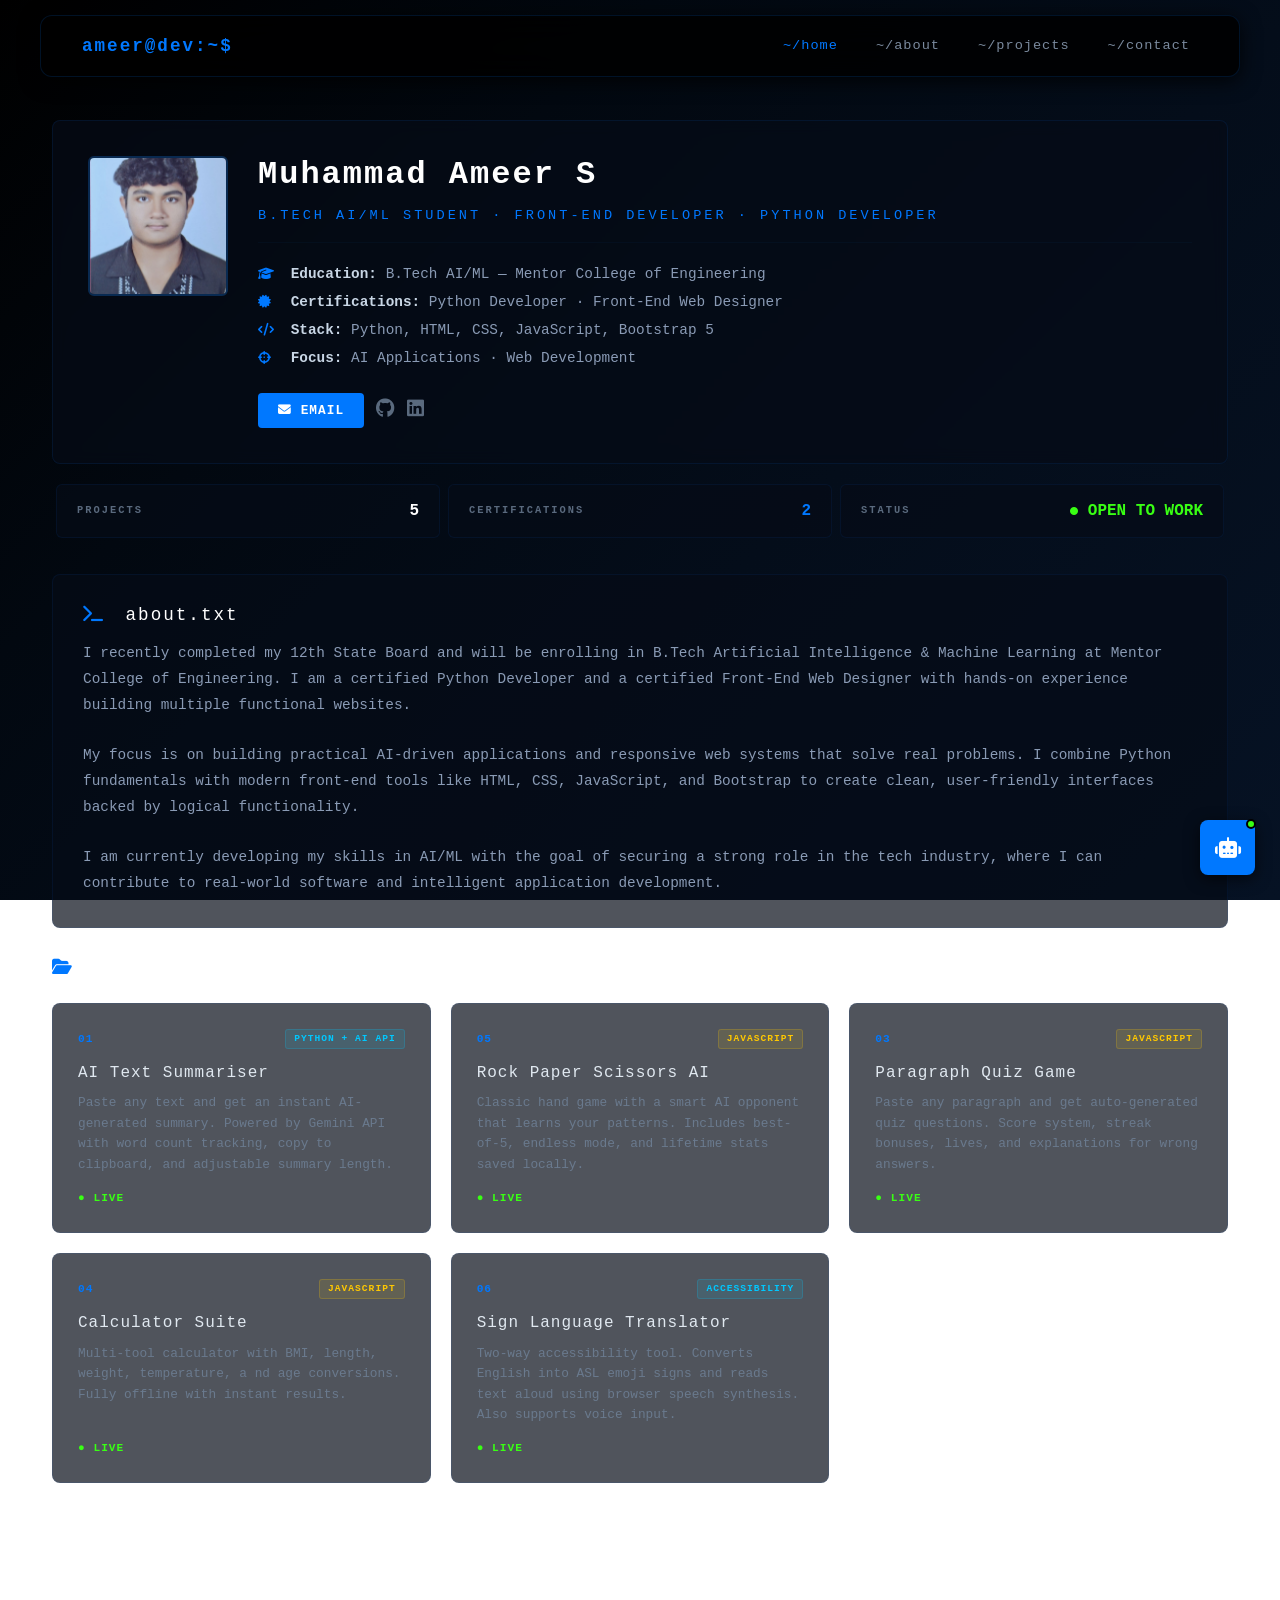
<file: index.html>
<!DOCTYPE html>
<html lang="en">
<head>
    <meta charset="UTF-8" />
    <meta name="viewport" content="width=device-width, initial-scale=1.0"/>
    <title>Muhammad Ameer S | B.Tech AI/ML Portfolio</title>
    <link href="https://cdn.jsdelivr.net/npm/bootstrap@5.3.2/dist/css/bootstrap.min.css" rel="stylesheet" />
    <link rel="stylesheet" href="https://cdnjs.cloudflare.com/ajax/libs/font-awesome/6.4.0/css/all.min.css" />
    <link rel="stylesheet" href="main.css" />
    <link rel="stylesheet" href="ai.css" />
</head>
<body>
    <div id="star-container"></div>

    <!-- NAVBAR -->
    <nav class="navbar navbar-expand-lg navbar-dark fixed-top">
        <div class="container">
            <a class="navbar-brand nav-logo" href="main.html">ameer@dev:~$</a>
            <button class="navbar-toggler" type="button"
                    data-bs-toggle="collapse" data-bs-target="#navMenu">
                <span class="navbar-toggler-icon"></span>
            </button>
            <div class="collapse navbar-collapse" id="navMenu">
                <ul class="navbar-nav ms-auto">
                    <li class="nav-item">
                        <a class="nav-link active" href="#bio">~/home</a>
                    </li>
                    <li class="nav-item">
                        <a class="nav-link" href="#about">~/about</a>
                    </li>
                    <li class="nav-item">
                        <a class="nav-link" href="#projects">~/projects</a>
                    </li>
                    <li class="nav-item">
                        <a class="nav-link" href="contact.html">~/contact</a>
                    </li>
                </ul>
            </div>
        </div>
    </nav>

    <!-- PAGE CONTENT -->
    <div class="main-wrapper container">

        <!-- BIO -->
        <div id="bio" class="profile-container w-100">
            <div class="profile-layout-box">
                <div class="left-side">
                    <img src="pic.jpg" alt="Muhammad Ameer S"
                         class="profile-pic" />
                </div>
                <div class="right-side">
                    <h1 class="profile-name">Muhammad Ameer S</h1>
                    <p class="profile-subtitle">
                        B.Tech AI/ML Student &middot; Front-End Developer &middot; Python Developer
                    </p>
                    <hr class="divider" />
                    <div class="details-list">
                        <p>
                            <i class="fa-solid fa-graduation-cap"></i>
                            <strong>Education:</strong> B.Tech AI/ML — Mentor College of Engineering
                        </p>
                        <p>
                            <i class="fa-solid fa-certificate"></i>
                            <strong>Certifications:</strong> Python Developer &middot; Front-End Web Designer
                        </p>
                        <p>
                            <i class="fa-solid fa-code"></i>
                            <strong>Stack:</strong> Python, HTML, CSS, JavaScript, Bootstrap 5
                        </p>
                        <p>
                            <i class="fa-solid fa-crosshairs"></i>
                            <strong>Focus:</strong> AI Applications &middot; Web Development
                        </p>
                    </div>
                    <div class="social-tray">
                        <a href="mailto:27ameer11@gmail.com" class="social-btn">
                            <i class="fa-solid fa-envelope"></i> EMAIL
                        </a>
                        <a href="https://github.com/" target="_blank"
                           rel="noopener noreferrer" class="social-icon"
                           aria-label="GitHub">
                            <i class="fa-brands fa-github"></i>
                        </a>
                        <a href="https://linkedin.com/" target="_blank"
                           rel="noopener noreferrer" class="social-icon"
                           aria-label="LinkedIn">
                            <i class="fa-brands fa-linkedin"></i>
                        </a>
                    </div>
                </div>
            </div>
        </div>

        <!-- METRICS -->
        <div class="metrics-row row w-100 mx-0 px-0">
            <div class="col-md-4 mb-3 px-1">
                <div class="metric-card">
                    <span class="metric-title">PROJECTS</span>
                    <span class="metric-value">5</span>
                </div>
            </div>
            <div class="col-md-4 mb-3 px-1">
                <div class="metric-card">
                    <span class="metric-title">CERTIFICATIONS</span>
                    <span class="metric-value" style="color: #0078ff;">2</span>
                </div>
            </div>
            <div class="col-md-4 mb-3 px-1">
                <div class="metric-card">
                    <span class="metric-title">STATUS</span>
                    <span class="metric-value" style="color: #39ff14;">
                        <i class="fa-solid fa-circle" style="font-size:0.5rem;vertical-align:middle;"></i>
                        OPEN TO WORK
                    </span>
                </div>
            </div>
        </div>

        <!-- ABOUT -->
        <div id="about" class="about-section w-100">
            <h2><i class="fa-solid fa-terminal"></i> about.txt</h2>
            <p>
                I recently completed my 12th State Board and will be enrolling in
                B.Tech Artificial Intelligence &amp; Machine Learning at Mentor
                College of Engineering. I am a certified Python Developer and a
                certified Front-End Web Designer with hands-on experience building
                multiple functional websites.
            </p>
            <br/>
            <p>
                My focus is on building practical AI-driven applications and
                responsive web systems that solve real problems. I combine Python
                fundamentals with modern front-end tools like HTML, CSS, JavaScript,
                and Bootstrap to create clean, user-friendly interfaces backed by
                logical functionality.
            </p>
            <br/>
            <p>
                I am currently developing my skills in AI/ML with the goal of
                securing a strong role in the tech industry, where I can contribute
                to real-world software and intelligent application development.
            </p>
        </div>

        <!-- PROJECTS -->
        <div id="projects" class="projects-section w-100">
            <h2 class="portfolio-title mb-4">
                <i class="fa-solid fa-folder-open"></i> ~/projects
            </h2>

            <div class="portfolio-grid">

                <!-- Project 1: AI Summariser -->
                <a href="summariser.html" class="work-box">
                    <div class="box-header">
                        <span class="box-number">01</span>
                        <span class="tech-tag tag-ai">PYTHON + AI API</span>
                    </div>
                    <h3>AI Text Summariser</h3>
                    <p>
                        Paste any text and get an instant AI-generated summary.
                        Powered by Gemini API with word count tracking, copy to
                        clipboard, and adjustable summary length.
                    </p>
                    <div class="project-status status-live">
                        ● LIVE
                    </div>
                </a>

                <!-- Project 2: Rock Paper Scissors -->
                <a href="rps.html" class="work-box">
                    <div class="box-header">
                        <span class="box-number">05</span>
                        <span class="tech-tag tag-js">JAVASCRIPT</span>
                    </div>
                    <h3>Rock Paper Scissors AI</h3>
                    <p>
                        Classic hand game with a smart AI opponent that learns
                        your patterns. Includes best-of-5, endless mode, and
                        lifetime stats saved locally.
                    </p>
                    <div class="project-status status-live">
                        ● LIVE
                    </div>
                </a>

                <!-- Project 3: Quiz App (coming soon) -->
                <a href="quiz.html" class="work-box">
                    <div class="box-header">
                        <span class="box-number">03</span>
                        <span class="tech-tag tag-js">JAVASCRIPT</span>
                    </div>
                    <h3>Paragraph Quiz Game</h3>
                    <p>
                        Paste any paragraph and get auto-generated quiz questions.
                        Score system, streak bonuses, lives, and explanations for
                        wrong answers.
                    </p>
                    <div class="project-status status-live">
                        ● LIVE
                    </div>
                </a>

                <!-- Project 4: Calculator (coming soon) -->
               <a href="calculator.html" class="work-box">
                    <div class="box-header">
                        <span class="box-number">04</span>
                        <span class="tech-tag tag-js">JAVASCRIPT</span>
                    </div>
                    <h3>Calculator Suite</h3>
                    <p>
                     Multi-tool calculator with BMI, length, weight, temperature,
    a               nd age conversions. Fully offline with instant results.
                    </p>
                    <div class="project-status status-live">
                        ● LIVE
                    </div>
                </a>

                <!-- Project 5: Sign Language Translator -->
                <a href="signlang.html" class="work-box">
                    <div class="box-header">
                        <span class="box-number">06</span>
                        <span class="tech-tag tag-ai">ACCESSIBILITY</span>
                    </div>
                    <h3>Sign Language Translator</h3>
                    <p>
                        Two-way accessibility tool. Converts English into ASL emoji signs
                        and reads text aloud using browser speech synthesis. Also supports
                        voice input.
                    </p>
                    <div class="project-status status-live">
                        ● LIVE
                    </div>
                </a>
            </div>
        </div>

    </div>

    <!-- AI CHAT -->
    <button class="ai-chat-toggle" onclick="toggleChat()"
            aria-label="Open AI Chat">
        <i class="fa-solid fa-robot"></i>
        <span class="pulse-dot"></span>
    </button>

    <div class="ai-chat-window" id="aiChatWindow">
        <div class="chat-header">
            <div class="header-info">
                <i class="fa-solid fa-terminal network-pulse"></i>
                <div>
                    <h4>AMEER_AI</h4>
                    <span class="status-text">ONLINE</span>
                </div>
            </div>
            <button class="close-chat-btn" onclick="toggleChat()">
                <i class="fa-solid fa-xmark"></i>
            </button>
        </div>
        <div class="chat-body" id="chatBody">
            <div class="ai-message">
                <p>
                    <strong>system:</strong> Hey! Ask me anything about
                    Ameer's projects, skills, or background.
                </p>
            </div>
        </div>
        <div class="chat-footer">
            <input type="text" id="chatInput"
                   placeholder="ask something..."
                   onkeypress="handleKeyPress(event)" />
            <button onclick="sendMessage()">
                <i class="fa-solid fa-paper-plane"></i>
            </button>
        </div>
    </div>

    <script src="https://cdn.jsdelivr.net/npm/bootstrap@5.3.2/dist/js/bootstrap.bundle.min.js"></script>
    <script>
        function createStars() {
            const container = document.getElementById('star-container');
            if (!container) return;
            for (let i = 0; i < 80; i++) {
                const star = document.createElement('div');
                star.className = 'star';
                star.style.left = Math.random() * 100 + 'vw';
                star.style.top = Math.random() * 100 + 'vh';
                const size = Math.random() * 2 + 0.5;
                star.style.width = size + 'px';
                star.style.height = size + 'px';
                star.style.animationDuration = (Math.random() * 3 + 2) + 's';
                star.style.animationDelay = (Math.random() * 4) + 's';
                container.appendChild(star);
            }
        }
        window.addEventListener('load', createStars);
    </script>
    <script src="ai.js"></script>
</body>
</html>
</file>
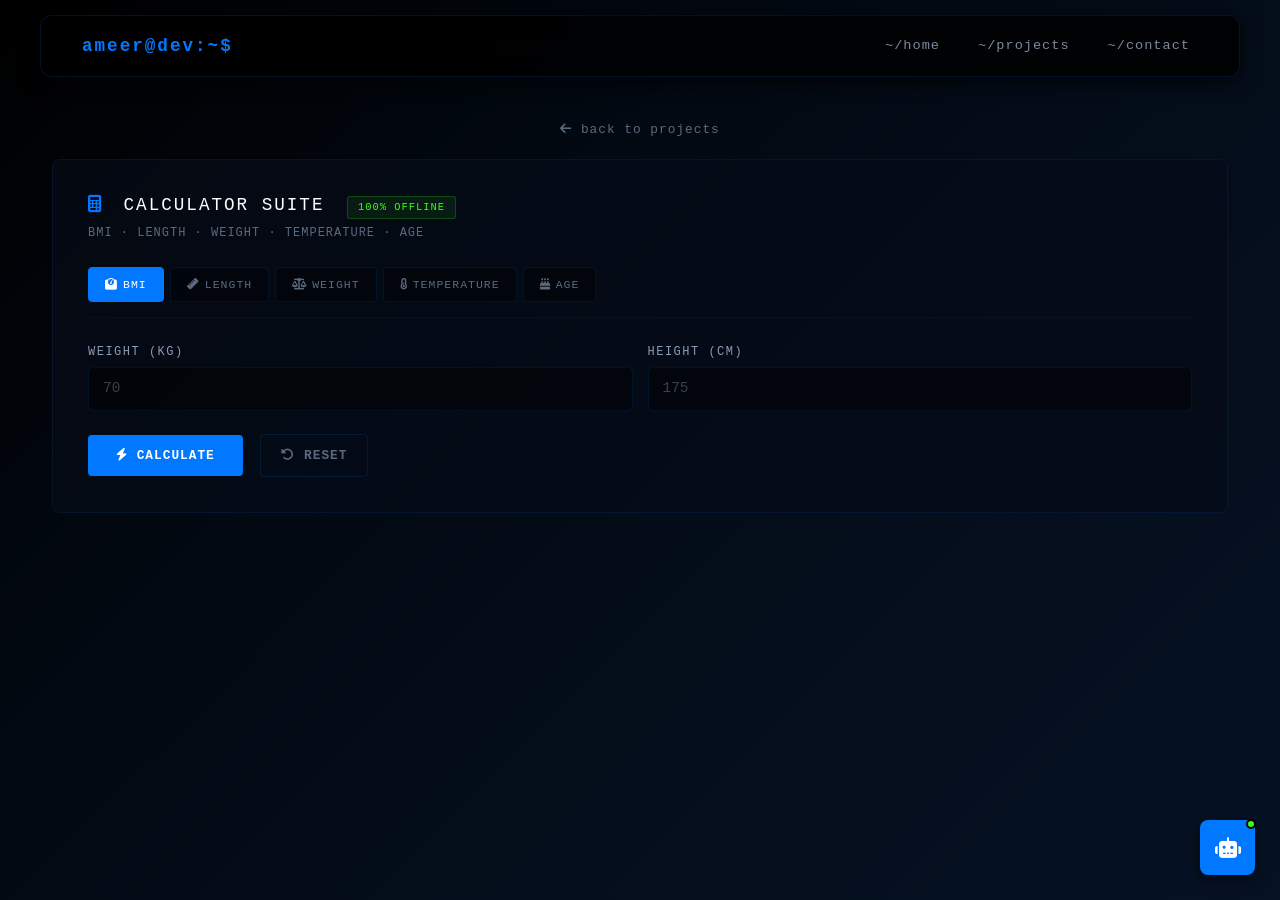
<file: calculator.html>
<!DOCTYPE html>
<html lang="en">
<head>
    <meta charset="UTF-8" />
    <meta name="viewport" content="width=device-width, initial-scale=1.0"/>
    <title>Calculator Suite | Muhammad Ameer S</title>
    <link href="https://cdn.jsdelivr.net/npm/bootstrap@5.3.2/dist/css/bootstrap.min.css" rel="stylesheet" />
    <link rel="stylesheet" href="https://cdnjs.cloudflare.com/ajax/libs/font-awesome/6.4.0/css/all.min.css" />
    <link rel="stylesheet" href="main.css" />
    <link rel="stylesheet" href="ai.css" />
    <style>
        .calc-card {
            background: rgba(6, 12, 24, 0.7);
            border: 1px solid rgba(0, 120, 255, 0.1);
            border-radius: 8px;
            padding: 35px;
            width: 100%;
        }

        .calc-card h2 {
            color: #ffffff;
            font-size: 1.1rem;
            letter-spacing: 2px;
            margin-bottom: 5px;
        }

        .calc-card .subtitle {
            color: #5a6a7e;
            font-size: 0.75rem;
            letter-spacing: 1px;
            margin-bottom: 25px;
        }

        .info-badge {
            display: inline-block;
            background: rgba(57, 255, 20, 0.08);
            color: #39ff14;
            border: 1px solid rgba(57, 255, 20, 0.2);
            padding: 4px 10px;
            border-radius: 3px;
            font-size: 0.65rem;
            letter-spacing: 1px;
            margin-left: 10px;
        }

        /* ── Tabs ── */
        .tab-bar {
            display: flex;
            gap: 6px;
            margin-bottom: 25px;
            flex-wrap: wrap;
            border-bottom: 1px solid rgba(0, 120, 255, 0.08);
            padding-bottom: 15px;
        }

        .tab-btn {
            background: rgba(0, 0, 0, 0.4);
            border: 1px solid rgba(0, 120, 255, 0.12);
            color: #5a6a7e;
            padding: 8px 16px;
            border-radius: 4px;
            font-family: 'Courier New', Courier, monospace;
            font-size: 0.72rem;
            letter-spacing: 1px;
            cursor: pointer;
            transition: all 0.2s;
        }

        .tab-btn:hover {
            border-color: rgba(0, 120, 255, 0.4);
            color: #c8d6e5;
        }

        .tab-btn.active {
            background: #0078ff;
            border-color: #0078ff;
            color: #ffffff;
        }

        .tab-btn i {
            margin-right: 5px;
        }

        /* ── Panels ── */
        .tab-panel {
            display: none;
        }

        .tab-panel.active {
            display: block;
        }

        /* ── Form Elements ── */
        .form-label {
            color: #8a9bb5;
            font-size: 0.75rem;
            letter-spacing: 1.5px;
            font-family: 'Courier New', Courier, monospace;
            margin-bottom: 6px;
            display: block;
            text-transform: uppercase;
        }

        .calc-input, .calc-select {
            width: 100%;
            background: rgba(0, 0, 0, 0.5);
            border: 1px solid rgba(0, 120, 255, 0.12);
            border-radius: 6px;
            color: #ffffff;
            padding: 10px 14px;
            font-family: 'Courier New', Courier, monospace;
            font-size: 0.9rem;
            outline: none;
            transition: border-color 0.2s;
        }

        .calc-input:focus, .calc-select:focus {
            border-color: #0078ff;
        }

        .calc-input::placeholder {
            color: rgba(138, 155, 181, 0.4);
        }

        .calc-select option {
            background: #040d1a;
            color: #ffffff;
        }

        .input-row {
            display: grid;
            grid-template-columns: 1fr 1fr;
            gap: 15px;
            margin-bottom: 18px;
        }

        .input-row-3 {
            display: grid;
            grid-template-columns: 2fr 1fr;
            gap: 10px;
            margin-bottom: 18px;
        }

        /* ── Unit selector inline ── */
        .unit-group {
            display: flex;
            gap: 8px;
        }

        .unit-btn {
            flex: 1;
            background: rgba(0, 0, 0, 0.4);
            border: 1px solid rgba(0, 120, 255, 0.12);
            color: #5a6a7e;
            padding: 6px 10px;
            border-radius: 4px;
            font-family: 'Courier New', Courier, monospace;
            font-size: 0.7rem;
            letter-spacing: 1px;
            cursor: pointer;
            transition: all 0.2s;
        }

        .unit-btn.active {
            background: #0078ff;
            border-color: #0078ff;
            color: #ffffff;
        }

        /* ── Action buttons ── */
        .btn-calc {
            background: #0078ff;
            color: #ffffff;
            border: none;
            padding: 11px 28px;
            border-radius: 4px;
            font-family: 'Courier New', Courier, monospace;
            font-size: 0.8rem;
            font-weight: bold;
            letter-spacing: 1px;
            cursor: pointer;
            transition: all 0.2s;
            margin-top: 5px;
        }

        .btn-calc:hover {
            background: #005bc4;
        }

        .btn-reset {
            background: transparent;
            border: 1px solid rgba(0, 120, 255, 0.15);
            color: #5a6a7e;
            padding: 11px 20px;
            border-radius: 4px;
            font-family: 'Courier New', Courier, monospace;
            font-size: 0.8rem;
            font-weight: bold;
            letter-spacing: 1px;
            cursor: pointer;
            transition: all 0.2s;
            margin-top: 5px;
            margin-left: 8px;
        }

        .btn-reset:hover {
            border-color: #ff4444;
            color: #ff4444;
        }

        /* ── Result Box ── */
        .result-box {
            margin-top: 25px;
            padding: 20px;
            background: rgba(0, 0, 0, 0.4);
            border: 1px solid rgba(0, 120, 255, 0.15);
            border-radius: 6px;
            display: none;
        }

        .result-box.visible {
            display: block;
            animation: slideIn 0.3s ease;
        }

        @keyframes slideIn {
            from { opacity: 0; transform: translateY(10px); }
            to   { opacity: 1; transform: translateY(0);    }
        }

        .result-label {
            color: #0078ff;
            font-size: 0.7rem;
            letter-spacing: 2px;
            font-weight: bold;
            margin-bottom: 10px;
        }

        .result-main {
            color: #ffffff;
            font-size: 2rem;
            font-weight: bold;
            font-family: 'Courier New', Courier, monospace;
            margin-bottom: 5px;
        }

        .result-sub {
            color: #8a9bb5;
            font-size: 0.85rem;
            font-family: 'Courier New', Courier, monospace;
        }

        .result-category {
            display: inline-block;
            margin-top: 12px;
            padding: 5px 14px;
            border-radius: 3px;
            font-size: 0.7rem;
            letter-spacing: 1.5px;
            font-weight: bold;
        }

        .cat-underweight  { background: rgba(0, 200, 255, 0.15); color: #00c8ff; border: 1px solid rgba(0,200,255,0.3); }
        .cat-normal       { background: rgba(57, 255, 20, 0.15); color: #39ff14; border: 1px solid rgba(57,255,20,0.3); }
        .cat-overweight   { background: rgba(255, 200, 0, 0.15); color: #ffc800; border: 1px solid rgba(255,200,0,0.3); }
        .cat-obese        { background: rgba(255, 68, 68, 0.15); color: #ff4444; border: 1px solid rgba(255,68,68,0.3); }

        .result-detail {
            margin-top: 15px;
            padding-top: 15px;
            border-top: 1px solid rgba(0, 120, 255, 0.1);
            color: #8a9bb5;
            font-size: 0.8rem;
            line-height: 1.7;
            font-family: 'Courier New', Courier, monospace;
        }

        .result-detail span {
            color: #ffffff;
        }

        .error-msg {
            color: #ff4444;
            font-size: 0.8rem;
            margin-top: 12px;
            display: none;
            font-family: 'Courier New', Courier, monospace;
        }

        .error-msg.visible {
            display: block;
        }

        .back-link {
            color: #5a6a7e;
            text-decoration: none;
            font-size: 0.8rem;
            letter-spacing: 1px;
            margin-bottom: 20px;
            display: inline-block;
            transition: color 0.2s;
        }

        .back-link:hover {
            color: #0078ff;
        }

        /* Age result grid */
        .age-grid {
            display: grid;
            grid-template-columns: repeat(3, 1fr);
            gap: 12px;
            margin-top: 15px;
        }

        .age-cell {
            background: rgba(0, 0, 0, 0.3);
            border: 1px solid rgba(0, 120, 255, 0.1);
            border-radius: 4px;
            padding: 12px;
            text-align: center;
        }

        .age-cell .num {
            color: #0078ff;
            font-size: 1.4rem;
            font-weight: bold;
            font-family: 'Courier New', Courier, monospace;
        }

        .age-cell .lbl {
            color: #5a6a7e;
            font-size: 0.65rem;
            letter-spacing: 1.5px;
            margin-top: 4px;
            text-transform: uppercase;
        }

        @media (max-width: 600px) {
            .input-row {
                grid-template-columns: 1fr;
            }
            .age-grid {
                grid-template-columns: repeat(2, 1fr);
            }
        }
    </style>
</head>
<body>
    <div id="star-container"></div>

    <!-- NAVBAR -->
    <nav class="navbar navbar-expand-lg navbar-dark fixed-top">
        <div class="container">
            <a class="navbar-brand nav-logo" href="index.html">ameer@dev:~$</a>
            <button class="navbar-toggler" type="button"
                    data-bs-toggle="collapse" data-bs-target="#navMenu">
                <span class="navbar-toggler-icon"></span>
            </button>
            <div class="collapse navbar-collapse" id="navMenu">
                <ul class="navbar-nav ms-auto">
                    <li class="nav-item"><a class="nav-link" href="index.html">~/home</a></li>
                    <li class="nav-item"><a class="nav-link" href="index.html#projects">~/projects</a></li>
                    <li class="nav-item"><a class="nav-link" href="contact.html">~/contact</a></li>
                </ul>
            </div>
        </div>
    </nav>

    <!-- CONTENT -->
    <div class="main-wrapper container">

        <a href="index.html#projects" class="back-link">
            <i class="fa-solid fa-arrow-left"></i> back to projects
        </a>

        <div class="calc-card">
            <h2>
                <i class="fa-solid fa-calculator" style="color:#0078ff;margin-right:8px;"></i>
                CALCULATOR SUITE
                <span class="info-badge">100% OFFLINE</span>
            </h2>
            <p class="subtitle">BMI · LENGTH · WEIGHT · TEMPERATURE · AGE</p>

            <!-- TABS -->
            <div class="tab-bar">
                <button class="tab-btn active" onclick="switchTab('bmi', this)">
                    <i class="fa-solid fa-weight-scale"></i>BMI
                </button>
                <button class="tab-btn" onclick="switchTab('length', this)">
                    <i class="fa-solid fa-ruler"></i>LENGTH
                </button>
                <button class="tab-btn" onclick="switchTab('weight', this)">
                    <i class="fa-solid fa-scale-balanced"></i>WEIGHT
                </button>
                <button class="tab-btn" onclick="switchTab('temp', this)">
                    <i class="fa-solid fa-temperature-half"></i>TEMPERATURE
                </button>
                <button class="tab-btn" onclick="switchTab('age', this)">
                    <i class="fa-solid fa-cake-candles"></i>AGE
                </button>
            </div>

            <!-- ═══════════════════════════════════════ -->
            <!-- BMI PANEL                                -->
            <!-- ═══════════════════════════════════════ -->
            <div class="tab-panel active" id="panel-bmi">
                <div class="input-row">
                    <div>
                        <label class="form-label">Weight (kg)</label>
                        <input type="number" class="calc-input" id="bmiWeight" placeholder="70" step="0.1" />
                    </div>
                    <div>
                        <label class="form-label">Height (cm)</label>
                        <input type="number" class="calc-input" id="bmiHeight" placeholder="175" step="0.1" />
                    </div>
                </div>

                <button class="btn-calc" onclick="calcBMI()">
                    <i class="fa-solid fa-bolt"></i> CALCULATE
                </button>
                <button class="btn-reset" onclick="resetBMI()">
                    <i class="fa-solid fa-rotate-left"></i> RESET
                </button>

                <div class="error-msg" id="bmiError"></div>

                <div class="result-box" id="bmiResult">
                    <div class="result-label">YOUR BMI //</div>
                    <div class="result-main" id="bmiValue">0.0</div>
                    <div class="result-sub" id="bmiFormula"></div>
                    <div id="bmiCategoryWrap"></div>
                    <div class="result-detail" id="bmiDetail"></div>
                </div>
            </div>

            <!-- ═══════════════════════════════════════ -->
            <!-- LENGTH PANEL                             -->
            <!-- ═══════════════════════════════════════ -->
            <div class="tab-panel" id="panel-length">
                <div class="input-row">
                    <div>
                        <label class="form-label">Value</label>
                        <input type="number" class="calc-input" id="lenValue" placeholder="1" step="any" />
                    </div>
                    <div>
                        <label class="form-label">From</label>
                        <select class="calc-select" id="lenFrom">
                            <option value="mm">Millimetres (mm)</option>
                            <option value="cm" selected>Centimetres (cm)</option>
                            <option value="m">Metres (m)</option>
                            <option value="km">Kilometres (km)</option>
                            <option value="in">Inches (in)</option>
                            <option value="ft">Feet (ft)</option>
                            <option value="yd">Yards (yd)</option>
                            <option value="mi">Miles (mi)</option>
                        </select>
                    </div>
                </div>

                <div class="input-row">
                    <div>
                        <label class="form-label">To</label>
                        <select class="calc-select" id="lenTo">
                            <option value="mm">Millimetres (mm)</option>
                            <option value="cm">Centimetres (cm)</option>
                            <option value="m" selected>Metres (m)</option>
                            <option value="km">Kilometres (km)</option>
                            <option value="in">Inches (in)</option>
                            <option value="ft">Feet (ft)</option>
                            <option value="yd">Yards (yd)</option>
                            <option value="mi">Miles (mi)</option>
                        </select>
                    </div>
                </div>

                <button class="btn-calc" onclick="calcLength()">
                    <i class="fa-solid fa-bolt"></i> CONVERT
                </button>
                <button class="btn-reset" onclick="resetLength()">
                    <i class="fa-solid fa-rotate-left"></i> RESET
                </button>

                <div class="error-msg" id="lenError"></div>

                <div class="result-box" id="lenResult">
                    <div class="result-label">RESULT //</div>
                    <div class="result-main" id="lenValueOut">0</div>
                    <div class="result-sub" id="lenFormula"></div>
                </div>
            </div>

            <!-- ═══════════════════════════════════════ -->
            <!-- WEIGHT PANEL                             -->
            <!-- ═══════════════════════════════════════ -->
            <div class="tab-panel" id="panel-weight">
                <div class="input-row">
                    <div>
                        <label class="form-label">Value</label>
                        <input type="number" class="calc-input" id="wtValue" placeholder="1" step="any" />
                    </div>
                    <div>
                        <label class="form-label">From</label>
                        <select class="calc-select" id="wtFrom">
                            <option value="mg">Milligrams (mg)</option>
                            <option value="g">Grams (g)</option>
                            <option value="kg" selected>Kilograms (kg)</option>
                            <option value="t">Metric Tons (t)</option>
                            <option value="oz">Ounces (oz)</option>
                            <option value="lb">Pounds (lb)</option>
                            <option value="st">Stone (st)</option>
                        </select>
                    </div>
                </div>

                <div class="input-row">
                    <div>
                        <label class="form-label">To</label>
                        <select class="calc-select" id="wtTo">
                            <option value="mg">Milligrams (mg)</option>
                            <option value="g">Grams (g)</option>
                            <option value="kg">Kilograms (kg)</option>
                            <option value="t">Metric Tons (t)</option>
                            <option value="oz">Ounces (oz)</option>
                            <option value="lb" selected>Pounds (lb)</option>
                            <option value="st">Stone (st)</option>
                        </select>
                    </div>
                </div>

                <button class="btn-calc" onclick="calcWeight()">
                    <i class="fa-solid fa-bolt"></i> CONVERT
                </button>
                <button class="btn-reset" onclick="resetWeight()">
                    <i class="fa-solid fa-rotate-left"></i> RESET
                </button>

                <div class="error-msg" id="wtError"></div>

                <div class="result-box" id="wtResult">
                    <div class="result-label">RESULT //</div>
                    <div class="result-main" id="wtValueOut">0</div>
                    <div class="result-sub" id="wtFormula"></div>
                </div>
            </div>

            <!-- ═══════════════════════════════════════ -->
            <!-- TEMPERATURE PANEL                        -->
            <!-- ═══════════════════════════════════════ -->
            <div class="tab-panel" id="panel-temp">
                <div class="input-row">
                    <div>
                        <label class="form-label">Value</label>
                        <input type="number" class="calc-input" id="tempValue" placeholder="25" step="any" />
                    </div>
                    <div>
                        <label class="form-label">From</label>
                        <select class="calc-select" id="tempFrom">
                            <option value="c" selected>Celsius (°C)</option>
                            <option value="f">Fahrenheit (°F)</option>
                            <option value="k">Kelvin (K)</option>
                        </select>
                    </div>
                </div>

                <div class="input-row">
                    <div>
                        <label class="form-label">To</label>
                        <select class="calc-select" id="tempTo">
                            <option value="c">Celsius (°C)</option>
                            <option value="f" selected>Fahrenheit (°F)</option>
                            <option value="k">Kelvin (K)</option>
                        </select>
                    </div>
                </div>

                <button class="btn-calc" onclick="calcTemp()">
                    <i class="fa-solid fa-bolt"></i> CONVERT
                </button>
                <button class="btn-reset" onclick="resetTemp()">
                    <i class="fa-solid fa-rotate-left"></i> RESET
                </button>

                <div class="error-msg" id="tempError"></div>

                <div class="result-box" id="tempResult">
                    <div class="result-label">RESULT //</div>
                    <div class="result-main" id="tempValueOut">0</div>
                    <div class="result-sub" id="tempFormula"></div>
                </div>
            </div>

            <!-- ═══════════════════════════════════════ -->
            <!-- AGE PANEL                                -->
            <!-- ═══════════════════════════════════════ -->
            <div class="tab-panel" id="panel-age">
                <div class="input-row">
                    <div>
                        <label class="form-label">Date of Birth</label>
                        <input type="date" class="calc-input" id="ageDob" />
                    </div>
                    <div>
                        <label class="form-label">Calculate As Of</label>
                        <input type="date" class="calc-input" id="ageAsOf" />
                    </div>
                </div>

                <button class="btn-calc" onclick="calcAge()">
                    <i class="fa-solid fa-bolt"></i> CALCULATE
                </button>
                <button class="btn-reset" onclick="resetAge()">
                    <i class="fa-solid fa-rotate-left"></i> RESET
                </button>

                <div class="error-msg" id="ageError"></div>

                <div class="result-box" id="ageResult">
                    <div class="result-label">YOUR AGE //</div>
                    <div class="result-main" id="ageMain">0 years</div>
                    <div class="age-grid">
                        <div class="age-cell">
                            <div class="num" id="ageMonths">0</div>
                            <div class="lbl">Total Months</div>
                        </div>
                        <div class="age-cell">
                            <div class="num" id="ageWeeks">0</div>
                            <div class="lbl">Total Weeks</div>
                        </div>
                        <div class="age-cell">
                            <div class="num" id="ageDays">0</div>
                            <div class="lbl">Total Days</div>
                        </div>
                    </div>
                    <div class="result-detail" id="ageDetail"></div>
                </div>
            </div>

        </div>
    </div>

    <!-- AI CHAT -->
    <button class="ai-chat-toggle" onclick="toggleChat()">
        <i class="fa-solid fa-robot"></i>
        <span class="pulse-dot"></span>
    </button>

    <div class="ai-chat-window" id="aiChatWindow">
        <div class="chat-header">
            <div class="header-info">
                <i class="fa-solid fa-terminal network-pulse"></i>
                <div>
                    <h4>AMEER_AI</h4>
                    <span class="status-text">ONLINE</span>
                </div>
            </div>
            <button class="close-chat-btn" onclick="toggleChat()">
                <i class="fa-solid fa-xmark"></i>
            </button>
        </div>
        <div class="chat-body" id="chatBody">
            <div class="ai-message">
                <p><strong>system:</strong> You're on the Calculator Suite. Ask me anything.</p>
            </div>
        </div>
        <div class="chat-footer">
            <input type="text" id="chatInput"
                   placeholder="ask something..."
                   onkeypress="handleKeyPress(event)" />
            <button onclick="sendMessage()">
                <i class="fa-solid fa-paper-plane"></i>
            </button>
        </div>
    </div>

    <script src="https://cdn.jsdelivr.net/npm/bootstrap@5.3.2/dist/js/bootstrap.bundle.min.js"></script>
    <script>
        function createStars() {
            const container = document.getElementById('star-container');
            if (!container) return;
            for (let i = 0; i < 80; i++) {
                const star = document.createElement('div');
                star.className = 'star';
                star.style.left = Math.random() * 100 + 'vw';
                star.style.top = Math.random() * 100 + 'vh';
                const size = Math.random() * 2 + 0.5;
                star.style.width = size + 'px';
                star.style.height = size + 'px';
                star.style.animationDuration = (Math.random() * 3 + 2) + 's';
                star.style.animationDelay = (Math.random() * 4) + 's';
                container.appendChild(star);
            }
        }
        window.addEventListener('load', createStars);
    </script>
    <script src="ai.js"></script>

    <!-- ═══════════════════════════════════════════ -->
    <!-- CALCULATOR ENGINE                            -->
    <!-- ═══════════════════════════════════════════ -->
    <script>

        /* ─── TAB SWITCHING ─── */
        function switchTab(id, btn) {
            document.querySelectorAll('.tab-btn').forEach(b => b.classList.remove('active'));
            document.querySelectorAll('.tab-panel').forEach(p => p.classList.remove('active'));
            btn.classList.add('active');
            document.getElementById('panel-' + id).classList.add('active');
        }

        /* ─── ERROR HELPERS ─── */
        function showError(id, msg) {
            const el = document.getElementById(id);
            el.textContent = '> error: ' + msg;
            el.classList.add('visible');
        }
        function hideError(id) {
            document.getElementById(id).classList.remove('visible');
        }
        function hideResult(id) {
            document.getElementById(id).classList.remove('visible');
        }
        function showResult(id) {
            document.getElementById(id).classList.add('visible');
        }

        /* ═══════════════════════════════════════ */
        /* BMI CALCULATOR                          */
        /* ═══════════════════════════════════════ */
        function calcBMI() {
            hideError('bmiError');
            hideResult('bmiResult');

            const weight = parseFloat(document.getElementById('bmiWeight').value);
            const height = parseFloat(document.getElementById('bmiHeight').value);

            if (isNaN(weight) || isNaN(height)) {
                showError('bmiError', 'enter both weight and height');
                return;
            }
            if (weight <= 0 || height <= 0) {
                showError('bmiError', 'values must be greater than 0');
                return;
            }
            if (weight > 700 || height > 300) {
                showError('bmiError', 'values seem unrealistic');
                return;
            }

            const heightM = height / 100;
            const bmi = weight / (heightM * heightM);
            const bmiRounded = bmi.toFixed(1);

            document.getElementById('bmiValue').textContent = bmiRounded + ' kg/m²';
            document.getElementById('bmiFormula').textContent =
                `${weight} kg ÷ (${heightM.toFixed(2)} m)² = ${bmiRounded}`;

            // Category
            let cat, catClass, advice;
            if (bmi < 18.5) {
                cat = 'UNDERWEIGHT';
                catClass = 'cat-underweight';
                advice = 'Below normal weight range. Consider consulting a nutritionist.';
            } else if (bmi < 25) {
                cat = 'NORMAL WEIGHT';
                catClass = 'cat-normal';
                advice = 'Within healthy weight range. Keep it up.';
            } else if (bmi < 30) {
                cat = 'OVERWEIGHT';
                catClass = 'cat-overweight';
                advice = 'Above normal range. Regular exercise recommended.';
            } else {
                cat = 'OBESE';
                catClass = 'cat-obese';
                advice = 'Consult a healthcare professional for guidance.';
            }

            document.getElementById('bmiCategoryWrap').innerHTML =
                `<span class="result-category ${catClass}">${cat}</span>`;

            // Ideal weight range for the given height
            const minIdeal = (18.5 * heightM * heightM).toFixed(1);
            const maxIdeal = (24.9 * heightM * heightM).toFixed(1);

            document.getElementById('bmiDetail').innerHTML = `
                ${advice}<br><br>
                healthy weight range for your height: <span>${minIdeal} kg — ${maxIdeal} kg</span>
            `;

            showResult('bmiResult');
        }

        function resetBMI() {
            document.getElementById('bmiWeight').value = '';
            document.getElementById('bmiHeight').value = '';
            hideResult('bmiResult');
            hideError('bmiError');
        }

        /* ═══════════════════════════════════════ */
        /* LENGTH CONVERTER                        */
        /* All values convert through metres (m)   */
        /* ═══════════════════════════════════════ */
        const LENGTH_TO_METER = {
            mm: 0.001,
            cm: 0.01,
            m:  1,
            km: 1000,
            in: 0.0254,
            ft: 0.3048,
            yd: 0.9144,
            mi: 1609.344
        };

        const LENGTH_NAME = {
            mm: 'mm', cm: 'cm', m: 'm', km: 'km',
            in: 'in', ft: 'ft', yd: 'yd', mi: 'mi'
        };

        function calcLength() {
            hideError('lenError');
            hideResult('lenResult');

            const val = parseFloat(document.getElementById('lenValue').value);
            const from = document.getElementById('lenFrom').value;
            const to = document.getElementById('lenTo').value;

            if (isNaN(val)) {
                showError('lenError', 'enter a valid number');
                return;
            }

            const inMeters = val * LENGTH_TO_METER[from];
            const result = inMeters / LENGTH_TO_METER[to];
            const formatted = formatNumber(result);

            document.getElementById('lenValueOut').textContent =
                `${formatted} ${LENGTH_NAME[to]}`;
            document.getElementById('lenFormula').textContent =
                `${val} ${LENGTH_NAME[from]} = ${formatted} ${LENGTH_NAME[to]}`;

            showResult('lenResult');
        }

        function resetLength() {
            document.getElementById('lenValue').value = '';
            hideResult('lenResult');
            hideError('lenError');
        }

        /* ═══════════════════════════════════════ */
        /* WEIGHT CONVERTER                        */
        /* All values convert through grams (g)    */
        /* ═══════════════════════════════════════ */
        const WEIGHT_TO_GRAM = {
            mg: 0.001,
            g:  1,
            kg: 1000,
            t:  1000000,
            oz: 28.3495,
            lb: 453.592,
            st: 6350.29
        };

        const WEIGHT_NAME = {
            mg: 'mg', g: 'g', kg: 'kg', t: 't',
            oz: 'oz', lb: 'lb', st: 'st'
        };

        function calcWeight() {
            hideError('wtError');
            hideResult('wtResult');

            const val = parseFloat(document.getElementById('wtValue').value);
            const from = document.getElementById('wtFrom').value;
            const to = document.getElementById('wtTo').value;

            if (isNaN(val)) {
                showError('wtError', 'enter a valid number');
                return;
            }

            const inGrams = val * WEIGHT_TO_GRAM[from];
            const result = inGrams / WEIGHT_TO_GRAM[to];
            const formatted = formatNumber(result);

            document.getElementById('wtValueOut').textContent =
                `${formatted} ${WEIGHT_NAME[to]}`;
            document.getElementById('wtFormula').textContent =
                `${val} ${WEIGHT_NAME[from]} = ${formatted} ${WEIGHT_NAME[to]}`;

            showResult('wtResult');
        }

        function resetWeight() {
            document.getElementById('wtValue').value = '';
            hideResult('wtResult');
            hideError('wtError');
        }

        /* ═══════════════════════════════════════ */
        /* TEMPERATURE CONVERTER                   */
        /* ═══════════════════════════════════════ */
        function calcTemp() {
            hideError('tempError');
            hideResult('tempResult');

            const val = parseFloat(document.getElementById('tempValue').value);
            const from = document.getElementById('tempFrom').value;
            const to = document.getElementById('tempTo').value;

            if (isNaN(val)) {
                showError('tempError', 'enter a valid temperature');
                return;
            }

            // First convert input → Celsius
            let celsius;
            if (from === 'c') celsius = val;
            else if (from === 'f') celsius = (val - 32) * 5 / 9;
            else celsius = val - 273.15;  // Kelvin

            // Reject impossible values (below absolute zero)
            if (celsius < -273.15) {
                showError('tempError', 'temperature below absolute zero (-273.15°C)');
                return;
            }

            // Convert Celsius → target
            let result;
            let unit;
            if (to === 'c')      { result = celsius;                     unit = '°C'; }
            else if (to === 'f') { result = (celsius * 9 / 5) + 32;      unit = '°F'; }
            else                 { result = celsius + 273.15;            unit = 'K';  }

            const formatted = formatNumber(result);
            const fromUnit = from === 'c' ? '°C' : from === 'f' ? '°F' : 'K';

            document.getElementById('tempValueOut').textContent =
                `${formatted} ${unit}`;
            document.getElementById('tempFormula').textContent =
                `${val} ${fromUnit} = ${formatted} ${unit}`;

            showResult('tempResult');
        }

        function resetTemp() {
            document.getElementById('tempValue').value = '';
            hideResult('tempResult');
            hideError('tempError');
        }

        /* ═══════════════════════════════════════ */
        /* AGE CALCULATOR                          */
        /* ═══════════════════════════════════════ */

        // Set today as default "As Of" date
        window.addEventListener('DOMContentLoaded', () => {
            const today = new Date().toISOString().split('T')[0];
            document.getElementById('ageAsOf').value = today;
        });

        function calcAge() {
            hideError('ageError');
            hideResult('ageResult');

            const dobStr = document.getElementById('ageDob').value;
            const asOfStr = document.getElementById('ageAsOf').value;

            if (!dobStr) {
                showError('ageError', 'enter your date of birth');
                return;
            }
            if (!asOfStr) {
                showError('ageError', 'enter target date');
                return;
            }

            const dob = new Date(dobStr);
            const asOf = new Date(asOfStr);

            if (asOf < dob) {
                showError('ageError', 'target date cannot be before birth date');
                return;
            }

            // Years / Months / Days precise calculation
            let years  = asOf.getFullYear()  - dob.getFullYear();
            let months = asOf.getMonth()     - dob.getMonth();
            let days   = asOf.getDate()      - dob.getDate();

            if (days < 0) {
                months--;
                // Days in previous month
                const prev = new Date(asOf.getFullYear(), asOf.getMonth(), 0);
                days += prev.getDate();
            }
            if (months < 0) {
                years--;
                months += 12;
            }

            // Total values
            const diffMs   = asOf - dob;
            const totalDays  = Math.floor(diffMs / (1000 * 60 * 60 * 24));
            const totalWeeks = Math.floor(totalDays / 7);
            const totalMonths = years * 12 + months;

            document.getElementById('ageMain').textContent =
                `${years} yr · ${months} mo · ${days} d`;

            document.getElementById('ageMonths').textContent = totalMonths.toLocaleString();
            document.getElementById('ageWeeks').textContent  = totalWeeks.toLocaleString();
            document.getElementById('ageDays').textContent   = totalDays.toLocaleString();

            // Next birthday
            const nextBday = new Date(asOf.getFullYear(), dob.getMonth(), dob.getDate());
            if (nextBday <= asOf) nextBday.setFullYear(asOf.getFullYear() + 1);
            const daysToBday = Math.ceil((nextBday - asOf) / (1000 * 60 * 60 * 24));

            document.getElementById('ageDetail').innerHTML = `
                born on: <span>${dob.toDateString()}</span><br>
                next birthday in: <span>${daysToBday} days</span>
            `;

            showResult('ageResult');
        }

        function resetAge() {
            document.getElementById('ageDob').value = '';
            const today = new Date().toISOString().split('T')[0];
            document.getElementById('ageAsOf').value = today;
            hideResult('ageResult');
            hideError('ageError');
        }

        /* ─── Utility: smart number formatting ─── */
        function formatNumber(num) {
            if (num === 0) return '0';
            const abs = Math.abs(num);
            if (abs >= 1_000_000_000) return num.toExponential(4);
            if (abs >= 1_000)         return num.toLocaleString(undefined, { maximumFractionDigits: 4 });
            if (abs >= 1)             return num.toFixed(4).replace(/\.?0+$/, '');
            if (abs >= 0.0001)        return num.toFixed(6).replace(/\.?0+$/, '');
            return num.toExponential(4);
        }
    </script>
</body>
</html>
</file>
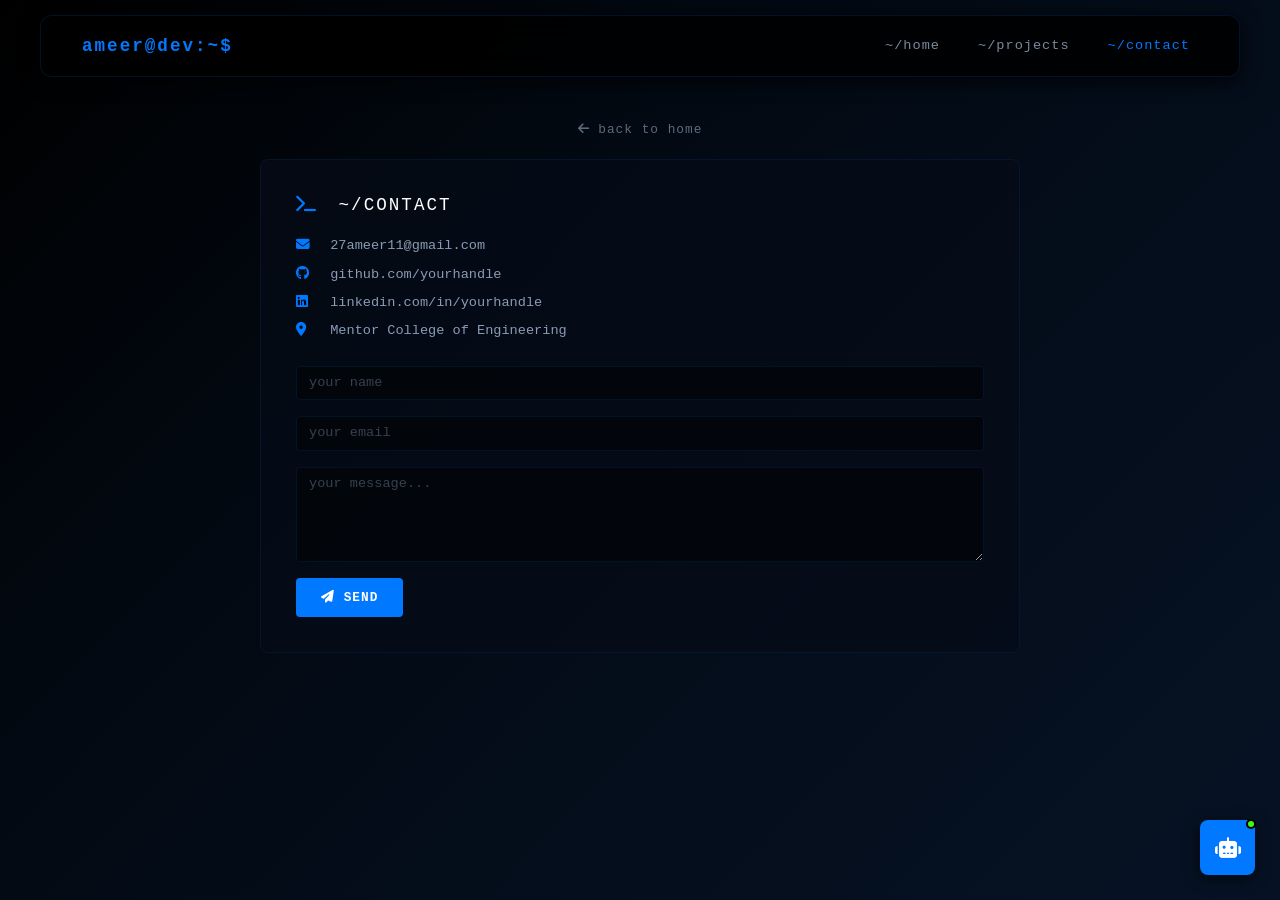
<file: contact.html>
<!DOCTYPE html>
<html lang="en">
<head>
    <meta charset="UTF-8">
    <meta name="viewport" content="width=device-width, initial-scale=1.0">
    <title>Contact | Muhammad Ameer S</title>
    <link href="https://cdn.jsdelivr.net/npm/bootstrap@5.3.2/dist/css/bootstrap.min.css" rel="stylesheet">
    <link rel="stylesheet" href="https://cdnjs.cloudflare.com/ajax/libs/font-awesome/6.4.0/css/all.min.css">
    <link rel="stylesheet" href="main.css">
    <link rel="stylesheet" href="ai.css">
    <style>
        .contact-card {
            background: rgba(6, 12, 24, 0.7);
            border: 1px solid rgba(0, 120, 255, 0.1);
            border-radius: 8px;
            padding: 35px;
        }

        .contact-card h2 {
            color: #ffffff;
            font-size: 1.1rem;
            letter-spacing: 2px;
            margin-bottom: 20px;
        }

        .contact-card h2 i {
            color: #0078ff;
            margin-right: 8px;
        }

        .contact-info p {
            color: #8a9bb5;
            font-size: 0.85rem;
            margin: 8px 0;
        }

        .contact-info i {
            color: #0078ff;
            margin-right: 10px;
            width: 16px;
        }

        .form-control {
            background: rgba(0, 0, 0, 0.5);
            border: 1px solid rgba(0, 120, 255, 0.12);
            color: #c8d6e5;
            border-radius: 4px;
            font-family: 'Courier New', Courier, monospace;
            font-size: 0.85rem;
        }

        .form-control:focus {
            background: rgba(0, 0, 0, 0.7);
            border-color: #0078ff;
            color: #ffffff;
            box-shadow: none;
        }

        .form-control::placeholder {
            color: rgba(138, 155, 181, 0.4);
        }

        .btn-send {
            background: #0078ff;
            border: none;
            color: #fff;
            padding: 10px 25px;
            border-radius: 4px;
            font-family: 'Courier New', Courier, monospace;
            font-weight: bold;
            font-size: 0.8rem;
            letter-spacing: 1px;
        }

        .btn-send:hover {
            background: #005bc4;
            color: #fff;
        }

        .back-link {
            color: #5a6a7e;
            text-decoration: none;
            font-size: 0.8rem;
            letter-spacing: 1px;
            margin-bottom: 20px;
            display: inline-block;
            transition: color 0.2s;
        }

        .back-link:hover {
            color: #0078ff;
        }
    </style>
</head>
<body>
    <div id="star-container"></div>

    <nav class="navbar navbar-expand-lg navbar-dark fixed-top">
        <div class="container">
            <a class="navbar-brand nav-logo" href="index.html">ameer@dev:~$</a>
            <button class="navbar-toggler" type="button"
                    data-bs-toggle="collapse" data-bs-target="#navMenu">
                <span class="navbar-toggler-icon"></span>
            </button>
            <div class="collapse navbar-collapse" id="navMenu">
                <ul class="navbar-nav ms-auto">
                    <li class="nav-item">
                        <a class="nav-link" href="index.html">~/home</a>
                    </li>
                    <li class="nav-item">
                        <a class="nav-link" href="index.html#projects">~/projects</a>
                    </li>
                    <li class="nav-item">
                        <a class="nav-link active" href="contact.html">~/contact</a>
                    </li>
                </ul>
            </div>
        </div>
    </nav>

    <div class="main-wrapper container">

        <a href="index.html" class="back-link">
            <i class="fa-solid fa-arrow-left"></i> back to home
        </a>

        <div class="row justify-content-center w-100">
            <div class="col-lg-8">
                <div class="contact-card">
                    <h2><i class="fa-solid fa-terminal"></i> ~/CONTACT</h2>

                    <div class="contact-info mb-4">
                        <p><i class="fa-solid fa-envelope"></i> 27ameer11@gmail.com</p>
                        <p><i class="fa-brands fa-github"></i> github.com/yourhandle</p>
                        <p><i class="fa-brands fa-linkedin"></i> linkedin.com/in/yourhandle</p>
                        <p><i class="fa-solid fa-location-dot"></i> Mentor College of Engineering</p>
                    </div>

                    <form onsubmit="event.preventDefault(); alert('Message sent! (Demo)');">
                        <div class="mb-3">
                            <input type="text" class="form-control"
                                   placeholder="your name" required>
                        </div>
                        <div class="mb-3">
                            <input type="email" class="form-control"
                                   placeholder="your email" required>
                        </div>
                        <div class="mb-3">
                            <textarea class="form-control" rows="4"
                                      placeholder="your message..." required></textarea>
                        </div>
                        <button type="submit" class="btn-send">
                            <i class="fa-solid fa-paper-plane"></i> SEND
                        </button>
                    </form>
                </div>
            </div>
        </div>
    </div>

    <!-- AI Chat -->
    <button class="ai-chat-toggle" onclick="toggleChat()">
        <i class="fa-solid fa-robot"></i>
        <span class="pulse-dot"></span>
    </button>

    <div class="ai-chat-window" id="aiChatWindow">
        <div class="chat-header">
            <div class="header-info">
                <i class="fa-solid fa-terminal network-pulse"></i>
                <div>
                    <h4>AMEER_AI</h4>
                    <span class="status-text">ONLINE</span>
                </div>
            </div>
            <button class="close-chat-btn" onclick="toggleChat()">
                <i class="fa-solid fa-xmark"></i>
            </button>
        </div>
        <div class="chat-body" id="chatBody">
            <div class="ai-message">
                <p><strong>system:</strong> Need contact info? Just ask.</p>
            </div>
        </div>
        <div class="chat-footer">
            <input type="text" id="chatInput"
                   placeholder="ask something..."
                   onkeypress="handleKeyPress(event)">
            <button onclick="sendMessage()">
                <i class="fa-solid fa-paper-plane"></i>
            </button>
        </div>
    </div>

    <script src="https://cdn.jsdelivr.net/npm/bootstrap@5.3.2/dist/js/bootstrap.bundle.min.js"></script>
    <script>
        function createStars() {
            const container = document.getElementById('star-container');
            if (!container) return;
            for (let i = 0; i < 80; i++) {
                const star = document.createElement('div');
                star.className = 'star';
                star.style.left = Math.random() * 100 + 'vw';
                star.style.top = Math.random() * 100 + 'vh';
                const size = Math.random() * 2 + 0.5;
                star.style.width = size + 'px';
                star.style.height = size + 'px';
                star.style.animationDuration = (Math.random() * 3 + 2) + 's';
                star.style.animationDelay = (Math.random() * 4) + 's';
                container.appendChild(star);
            }
        }
        window.addEventListener('load', createStars);
    </script>
    <script src="ai.js"></script>
</body>
</html>
</file>
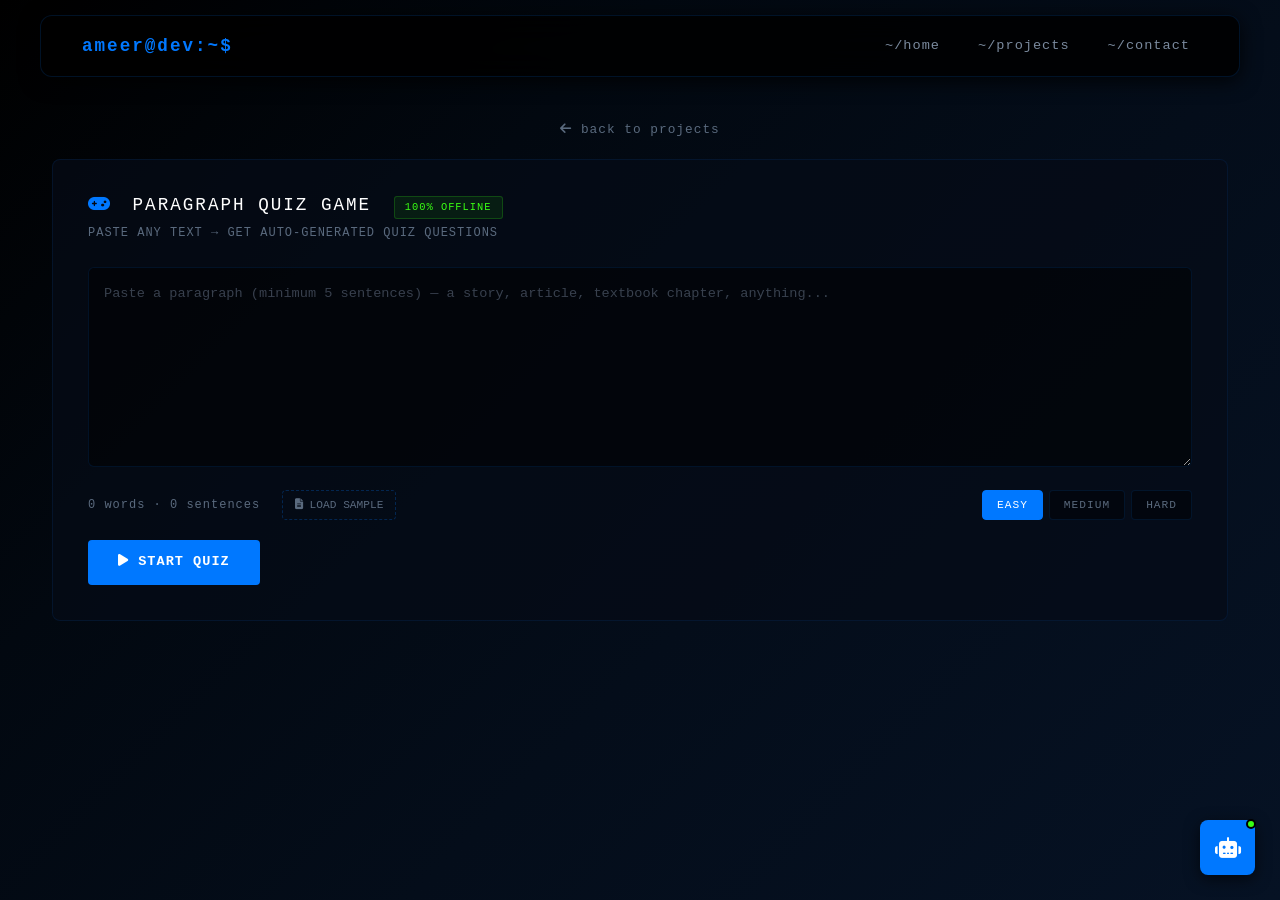
<file: quiz.html>
<!DOCTYPE html>
<html lang="en">
<head>
    <meta charset="UTF-8" />
    <meta name="viewport" content="width=device-width, initial-scale=1.0"/>
    <title>Paragraph Quiz Game | Muhammad Ameer S</title>
    <link href="https://cdn.jsdelivr.net/npm/bootstrap@5.3.2/dist/css/bootstrap.min.css" rel="stylesheet" />
    <link rel="stylesheet" href="https://cdnjs.cloudflare.com/ajax/libs/font-awesome/6.4.0/css/all.min.css" />
    <link rel="stylesheet" href="main.css" />
    <link rel="stylesheet" href="ai.css" />
    <style>
        .quiz-card {
            background: rgba(6, 12, 24, 0.7);
            border: 1px solid rgba(0, 120, 255, 0.1);
            border-radius: 8px;
            padding: 35px;
            width: 100%;
        }

        .quiz-card h2 {
            color: #ffffff;
            font-size: 1.1rem;
            letter-spacing: 2px;
            margin-bottom: 5px;
        }

        .quiz-card .subtitle {
            color: #5a6a7e;
            font-size: 0.75rem;
            letter-spacing: 1px;
            margin-bottom: 25px;
        }

        .info-badge {
            display: inline-block;
            background: rgba(57, 255, 20, 0.08);
            color: #39ff14;
            border: 1px solid rgba(57, 255, 20, 0.2);
            padding: 4px 10px;
            border-radius: 3px;
            font-size: 0.65rem;
            letter-spacing: 1px;
            margin-left: 10px;
        }

        /* ── SCREENS (setup / game / results) ── */
        .screen {
            display: none;
        }
        .screen.active {
            display: block;
        }

        /* ── SETUP SCREEN ── */
        .input-area {
            width: 100%;
            min-height: 200px;
            background: rgba(0, 0, 0, 0.5);
            border: 1px solid rgba(0, 120, 255, 0.12);
            border-radius: 6px;
            color: #c8d6e5;
            padding: 15px;
            font-family: 'Courier New', Courier, monospace;
            font-size: 0.85rem;
            line-height: 1.6;
            resize: vertical;
            outline: none;
            transition: border-color 0.2s;
        }

        .input-area:focus {
            border-color: #0078ff;
        }

        .input-area::placeholder {
            color: rgba(138, 155, 181, 0.4);
        }

        .setup-controls {
            display: flex;
            justify-content: space-between;
            align-items: center;
            margin-top: 15px;
            flex-wrap: wrap;
            gap: 15px;
        }

        .difficulty-selector {
            display: flex;
            gap: 6px;
        }

        .diff-btn {
            background: rgba(0, 0, 0, 0.4);
            border: 1px solid rgba(0, 120, 255, 0.12);
            color: #5a6a7e;
            padding: 6px 14px;
            border-radius: 4px;
            font-family: 'Courier New', Courier, monospace;
            font-size: 0.7rem;
            letter-spacing: 1px;
            cursor: pointer;
            transition: all 0.2s;
        }

        .diff-btn:hover {
            border-color: rgba(0, 120, 255, 0.4);
            color: #c8d6e5;
        }

        .diff-btn.active {
            background: #0078ff;
            border-color: #0078ff;
            color: #ffffff;
        }

        .word-count-label {
            color: #5a6a7e;
            font-size: 0.75rem;
            letter-spacing: 1px;
        }

        .btn-primary-c {
            background: #0078ff;
            color: #ffffff;
            border: none;
            padding: 12px 30px;
            border-radius: 4px;
            font-family: 'Courier New', Courier, monospace;
            font-size: 0.85rem;
            font-weight: bold;
            letter-spacing: 1px;
            cursor: pointer;
            transition: all 0.2s;
            margin-top: 20px;
        }

        .btn-primary-c:hover {
            background: #005bc4;
        }

        .btn-secondary-c {
            background: transparent;
            border: 1px solid rgba(0, 120, 255, 0.2);
            color: #8a9bb5;
            padding: 12px 24px;
            border-radius: 4px;
            font-family: 'Courier New', Courier, monospace;
            font-size: 0.85rem;
            font-weight: bold;
            letter-spacing: 1px;
            cursor: pointer;
            transition: all 0.2s;
            margin-top: 20px;
            margin-left: 8px;
        }

        .btn-secondary-c:hover {
            border-color: #0078ff;
            color: #0078ff;
        }

        .btn-load-sample {
            background: transparent;
            border: 1px dashed rgba(0, 120, 255, 0.25);
            color: #5a6a7e;
            padding: 6px 12px;
            border-radius: 4px;
            font-family: 'Courier New', Courier, monospace;
            font-size: 0.7rem;
            cursor: pointer;
            transition: all 0.2s;
        }

        .btn-load-sample:hover {
            border-color: #0078ff;
            color: #0078ff;
        }

        /* ── HUD (score, lives, streak) ── */
        .hud {
            display: grid;
            grid-template-columns: repeat(4, 1fr);
            gap: 12px;
            margin-bottom: 20px;
        }

        .hud-cell {
            background: rgba(0, 0, 0, 0.4);
            border: 1px solid rgba(0, 120, 255, 0.1);
            border-radius: 6px;
            padding: 12px;
            text-align: center;
        }

        .hud-num {
            color: #0078ff;
            font-size: 1.4rem;
            font-weight: bold;
            font-family: 'Courier New', Courier, monospace;
        }

        .hud-lbl {
            color: #5a6a7e;
            font-size: 0.6rem;
            letter-spacing: 1.5px;
            margin-top: 3px;
            text-transform: uppercase;
        }

        .hud-lives {
            color: #ff4444;
            font-size: 1.2rem;
        }

        /* ── Progress Bar ── */
        .progress-track {
            width: 100%;
            height: 6px;
            background: rgba(0, 0, 0, 0.5);
            border-radius: 3px;
            overflow: hidden;
            margin-bottom: 25px;
        }

        .progress-fill {
            height: 100%;
            background: linear-gradient(90deg, #0078ff, #00c8ff);
            width: 0%;
            transition: width 0.4s ease;
        }

        /* ── Question box ── */
        .question-box {
            background: rgba(0, 0, 0, 0.35);
            border: 1px solid rgba(0, 120, 255, 0.15);
            border-radius: 8px;
            padding: 25px;
            margin-bottom: 20px;
        }

        .question-num {
            color: #0078ff;
            font-size: 0.7rem;
            letter-spacing: 2px;
            font-weight: bold;
            margin-bottom: 10px;
        }

        .question-text {
            color: #ffffff;
            font-size: 1.1rem;
            line-height: 1.6;
            font-family: 'Segoe UI', sans-serif;
        }

        .question-text .blank {
            display: inline-block;
            min-width: 100px;
            border-bottom: 2px solid #0078ff;
            color: #0078ff;
            font-weight: bold;
            padding: 0 8px;
        }

        /* ── Options ── */
        .options-grid {
            display: grid;
            grid-template-columns: 1fr 1fr;
            gap: 12px;
            margin-bottom: 15px;
        }

        .option-btn {
            background: rgba(0, 0, 0, 0.4);
            border: 1px solid rgba(0, 120, 255, 0.15);
            color: #c8d6e5;
            padding: 14px 16px;
            border-radius: 6px;
            font-family: 'Segoe UI', sans-serif;
            font-size: 0.9rem;
            cursor: pointer;
            transition: all 0.2s;
            text-align: left;
        }

        .option-btn:hover:not(:disabled) {
            border-color: #0078ff;
            background: rgba(0, 120, 255, 0.08);
        }

        .option-btn:disabled {
            cursor: not-allowed;
            opacity: 0.7;
        }

        .option-btn.correct {
            background: rgba(57, 255, 20, 0.15);
            border-color: #39ff14;
            color: #39ff14;
        }

        .option-btn.wrong {
            background: rgba(255, 68, 68, 0.15);
            border-color: #ff4444;
            color: #ff4444;
        }

        /* ── Feedback ── */
        .feedback-box {
            margin-top: 15px;
            padding: 15px 18px;
            border-radius: 6px;
            display: none;
            animation: slideIn 0.3s ease;
        }

        .feedback-box.visible {
            display: block;
        }

        @keyframes slideIn {
            from { opacity: 0; transform: translateY(10px); }
            to   { opacity: 1; transform: translateY(0);    }
        }

        .feedback-correct {
            background: rgba(57, 255, 20, 0.1);
            border: 1px solid rgba(57, 255, 20, 0.3);
        }

        .feedback-wrong {
            background: rgba(255, 68, 68, 0.1);
            border: 1px solid rgba(255, 68, 68, 0.3);
        }

        .feedback-title {
            font-family: 'Courier New', Courier, monospace;
            font-size: 0.75rem;
            letter-spacing: 2px;
            font-weight: bold;
            margin-bottom: 8px;
        }

        .feedback-correct .feedback-title { color: #39ff14; }
        .feedback-wrong .feedback-title   { color: #ff4444; }

        .feedback-text {
            color: #c8d6e5;
            font-size: 0.85rem;
            line-height: 1.6;
        }

        .feedback-text .highlight {
            color: #0078ff;
            font-weight: bold;
        }

        .btn-next {
            background: #0078ff;
            color: #ffffff;
            border: none;
            padding: 10px 24px;
            border-radius: 4px;
            font-family: 'Courier New', Courier, monospace;
            font-size: 0.8rem;
            font-weight: bold;
            letter-spacing: 1px;
            cursor: pointer;
            margin-top: 12px;
            transition: background 0.2s;
        }

        .btn-next:hover {
            background: #005bc4;
        }

        /* ── Results screen ── */
        .results-hero {
            text-align: center;
            padding: 30px 0 20px;
        }

        .results-emoji {
            font-size: 4rem;
            margin-bottom: 15px;
        }

        .results-title {
            color: #ffffff;
            font-size: 1.5rem;
            letter-spacing: 2px;
            margin-bottom: 8px;
        }

        .results-subtitle {
            color: #8a9bb5;
            font-size: 0.9rem;
            font-family: 'Courier New', Courier, monospace;
        }

        .results-grid {
            display: grid;
            grid-template-columns: repeat(3, 1fr);
            gap: 12px;
            margin: 25px 0;
        }

        .results-cell {
            background: rgba(0, 0, 0, 0.4);
            border: 1px solid rgba(0, 120, 255, 0.1);
            border-radius: 6px;
            padding: 18px 12px;
            text-align: center;
        }

        .results-cell .big {
            color: #0078ff;
            font-size: 1.8rem;
            font-weight: bold;
            font-family: 'Courier New', Courier, monospace;
        }

        .results-cell .lbl {
            color: #5a6a7e;
            font-size: 0.65rem;
            letter-spacing: 1.5px;
            margin-top: 4px;
            text-transform: uppercase;
        }

        .rating {
            display: inline-block;
            padding: 6px 18px;
            border-radius: 4px;
            font-size: 0.75rem;
            letter-spacing: 2px;
            font-weight: bold;
            font-family: 'Courier New', Courier, monospace;
            margin-top: 15px;
        }

        .rating-perfect  { background: rgba(255,200,0,0.15); color: #ffc800; border: 1px solid #ffc800; }
        .rating-great    { background: rgba(57,255,20,0.15); color: #39ff14; border: 1px solid #39ff14; }
        .rating-good     { background: rgba(0,120,255,0.15); color: #0078ff; border: 1px solid #0078ff; }
        .rating-tryagain { background: rgba(255,68,68,0.15); color: #ff4444; border: 1px solid #ff4444; }

        .error-msg {
            color: #ff4444;
            font-size: 0.8rem;
            margin-top: 12px;
            display: none;
            font-family: 'Courier New', Courier, monospace;
        }

        .error-msg.visible {
            display: block;
        }

        .back-link {
            color: #5a6a7e;
            text-decoration: none;
            font-size: 0.8rem;
            letter-spacing: 1px;
            margin-bottom: 20px;
            display: inline-block;
            transition: color 0.2s;
        }

        .back-link:hover {
            color: #0078ff;
        }

        @media (max-width: 600px) {
            .hud { grid-template-columns: repeat(2, 1fr); }
            .options-grid { grid-template-columns: 1fr; }
            .results-grid { grid-template-columns: 1fr; }
        }
    </style>
</head>
<body>
    <div id="star-container"></div>

    <!-- NAVBAR -->
    <nav class="navbar navbar-expand-lg navbar-dark fixed-top">
        <div class="container">
            <a class="navbar-brand nav-logo" href="index.html">ameer@dev:~$</a>
            <button class="navbar-toggler" type="button"
                    data-bs-toggle="collapse" data-bs-target="#navMenu">
                <span class="navbar-toggler-icon"></span>
            </button>
            <div class="collapse navbar-collapse" id="navMenu">
                <ul class="navbar-nav ms-auto">
                    <li class="nav-item"><a class="nav-link" href="index.html">~/home</a></li>
                    <li class="nav-item"><a class="nav-link" href="index.html#projects">~/projects</a></li>
                    <li class="nav-item"><a class="nav-link" href="contact.html">~/contact</a></li>
                </ul>
            </div>
        </div>
    </nav>

    <!-- CONTENT -->
    <div class="main-wrapper container">

        <a href="index.html#projects" class="back-link">
            <i class="fa-solid fa-arrow-left"></i> back to projects
        </a>

        <div class="quiz-card">
            <h2>
                <i class="fa-solid fa-gamepad" style="color:#0078ff;margin-right:8px;"></i>
                PARAGRAPH QUIZ GAME
                <span class="info-badge">100% OFFLINE</span>
            </h2>
            <p class="subtitle">PASTE ANY TEXT → GET AUTO-GENERATED QUIZ QUESTIONS</p>

            <!-- ═══════════════════════════════════════ -->
            <!-- SCREEN 1: SETUP                          -->
            <!-- ═══════════════════════════════════════ -->
            <div class="screen active" id="screen-setup">
                <textarea class="input-area" id="paragraphInput"
                          placeholder="Paste a paragraph (minimum 5 sentences) — a story, article, textbook chapter, anything..."
                          oninput="updateSetupCount()"></textarea>

                <div class="setup-controls">
                    <div>
                        <span class="word-count-label" id="setupCount">0 words · 0 sentences</span>
                        <button class="btn-load-sample" onclick="loadSample()" style="margin-left:12px;">
                            <i class="fa-solid fa-file-lines"></i> LOAD SAMPLE
                        </button>
                    </div>

                    <div class="difficulty-selector">
                        <button class="diff-btn active" data-diff="easy"
                                onclick="setDifficulty(this)">EASY</button>
                        <button class="diff-btn" data-diff="medium"
                                onclick="setDifficulty(this)">MEDIUM</button>
                        <button class="diff-btn" data-diff="hard"
                                onclick="setDifficulty(this)">HARD</button>
                    </div>
                </div>

                <button class="btn-primary-c" onclick="startQuiz()">
                    <i class="fa-solid fa-play"></i> START QUIZ
                </button>

                <div class="error-msg" id="setupError"></div>
            </div>

            <!-- ═══════════════════════════════════════ -->
            <!-- SCREEN 2: GAME                           -->
            <!-- ═══════════════════════════════════════ -->
            <div class="screen" id="screen-game">

                <div class="hud">
                    <div class="hud-cell">
                        <div class="hud-num" id="hudScore">0</div>
                        <div class="hud-lbl">Score</div>
                    </div>
                    <div class="hud-cell">
                        <div class="hud-num" id="hudStreak">0</div>
                        <div class="hud-lbl">Streak</div>
                    </div>
                    <div class="hud-cell">
                        <div class="hud-num hud-lives" id="hudLives">♥♥♥</div>
                        <div class="hud-lbl">Lives</div>
                    </div>
                    <div class="hud-cell">
                        <div class="hud-num" id="hudProgress">0/0</div>
                        <div class="hud-lbl">Question</div>
                    </div>
                </div>

                <div class="progress-track">
                    <div class="progress-fill" id="progressFill"></div>
                </div>

                <div class="question-box">
                    <div class="question-num" id="questionNum">QUESTION 1</div>
                    <div class="question-text" id="questionText"></div>
                </div>

                <div class="options-grid" id="optionsGrid"></div>

                <div class="feedback-box" id="feedbackBox">
                    <div class="feedback-title" id="feedbackTitle"></div>
                    <div class="feedback-text" id="feedbackText"></div>
                    <button class="btn-next" id="btnNext" onclick="nextQuestion()">
                        NEXT <i class="fa-solid fa-arrow-right"></i>
                    </button>
                </div>

                <button class="btn-secondary-c" onclick="quitGame()"
                        style="margin-top:20px;">
                    <i class="fa-solid fa-xmark"></i> QUIT
                </button>
            </div>

            <!-- ═══════════════════════════════════════ -->
            <!-- SCREEN 3: RESULTS                        -->
            <!-- ═══════════════════════════════════════ -->
            <div class="screen" id="screen-results">
                <div class="results-hero">
                    <div class="results-emoji" id="resultsEmoji">🎉</div>
                    <div class="results-title" id="resultsTitle">QUIZ COMPLETE</div>
                    <div class="results-subtitle" id="resultsSubtitle"></div>
                    <div id="resultsRatingWrap"></div>
                </div>

                <div class="results-grid">
                    <div class="results-cell">
                        <div class="big" id="finalScore">0</div>
                        <div class="lbl">Final Score</div>
                    </div>
                    <div class="results-cell">
                        <div class="big" id="finalCorrect">0/0</div>
                        <div class="lbl">Correct</div>
                    </div>
                    <div class="results-cell">
                        <div class="big" id="finalAccuracy">0%</div>
                        <div class="lbl">Accuracy</div>
                    </div>
                </div>

                <button class="btn-primary-c" onclick="playAgain()">
                    <i class="fa-solid fa-rotate-right"></i> PLAY AGAIN
                </button>
                <button class="btn-secondary-c" onclick="newParagraph()">
                    <i class="fa-solid fa-file-lines"></i> NEW PARAGRAPH
                </button>
            </div>

        </div>
    </div>

    <!-- AI CHAT -->
    <button class="ai-chat-toggle" onclick="toggleChat()">
        <i class="fa-solid fa-robot"></i>
        <span class="pulse-dot"></span>
    </button>

    <div class="ai-chat-window" id="aiChatWindow">
        <div class="chat-header">
            <div class="header-info">
                <i class="fa-solid fa-terminal network-pulse"></i>
                <div>
                    <h4>AMEER_AI</h4>
                    <span class="status-text">ONLINE</span>
                </div>
            </div>
            <button class="close-chat-btn" onclick="toggleChat()">
                <i class="fa-solid fa-xmark"></i>
            </button>
        </div>
        <div class="chat-body" id="chatBody">
            <div class="ai-message">
                <p><strong>system:</strong> You're on the Quiz Game. Ready to test yourself?</p>
            </div>
        </div>
        <div class="chat-footer">
            <input type="text" id="chatInput"
                   placeholder="ask something..."
                   onkeypress="handleKeyPress(event)" />
            <button onclick="sendMessage()">
                <i class="fa-solid fa-paper-plane"></i>
            </button>
        </div>
    </div>

    <script src="https://cdn.jsdelivr.net/npm/bootstrap@5.3.2/dist/js/bootstrap.bundle.min.js"></script>
    <script>
        function createStars() {
            const container = document.getElementById('star-container');
            if (!container) return;
            for (let i = 0; i < 80; i++) {
                const star = document.createElement('div');
                star.className = 'star';
                star.style.left = Math.random() * 100 + 'vw';
                star.style.top = Math.random() * 100 + 'vh';
                const size = Math.random() * 2 + 0.5;
                star.style.width = size + 'px';
                star.style.height = size + 'px';
                star.style.animationDuration = (Math.random() * 3 + 2) + 's';
                star.style.animationDelay = (Math.random() * 4) + 's';
                container.appendChild(star);
            }
        }
        window.addEventListener('load', createStars);
    </script>
    <script src="ai.js"></script>

    <!-- ═══════════════════════════════════════════ -->
    <!-- QUIZ ENGINE                                  -->
    <!-- Auto question generator + game logic         -->
    <!-- ═══════════════════════════════════════════ -->
    <script>
        /* ─── STATE ─── */
        let paragraph      = '';
        let sentences      = [];
        let questions      = [];
        let currentIdx     = 0;
        let score          = 0;
        let streak         = 0;
        let lives          = 3;
        let correctCount   = 0;
        let difficulty     = 'easy';
        let answered       = false;

        /* ─── STOP WORDS (skip when picking blanks) ─── */
        const STOP = new Set([
            'a','an','the','and','or','but','if','then','so','because','as','of',
            'at','by','for','with','about','against','between','into','through',
            'during','before','after','above','below','to','from','up','down','in',
            'out','on','off','over','under','again','further','once','here','there',
            'when','where','why','how','all','any','both','each','few','more','most',
            'other','some','such','no','nor','not','only','own','same','than','too',
            'very','can','will','just','should','now','i','me','my','myself','we',
            'our','ours','ourselves','you','your','yours','yourself','yourselves',
            'he','him','his','himself','she','her','hers','herself','it','its',
            'itself','they','them','their','theirs','themselves','what','which',
            'who','whom','this','that','these','those','am','is','are','was','were',
            'be','been','being','have','has','had','having','do','does','did','doing',
            'would','could','should','may','might','must','shall','also','one','two',
            'three','many','much','said','says','into'
        ]);

        /* ─── SAMPLE PARAGRAPH ─── */
        const SAMPLE = `The Great Wall of China is one of the most impressive architectural feats in human history. Construction began during the seventh century BCE and continued for over two thousand years. The wall stretches for approximately 21,196 kilometres across northern China. It was originally built to protect Chinese states and empires from nomadic invasions. Millions of workers, including soldiers, peasants, and prisoners, contributed to its construction. The most famous sections were built during the Ming Dynasty between 1368 and 1644. Contrary to popular belief, the Great Wall is not visible from space with the naked eye. Today, the wall is a UNESCO World Heritage Site and attracts millions of tourists every year. Erosion, tourism, and vandalism have damaged large portions of the structure. Preservation efforts by the Chinese government are ongoing to protect this cultural treasure.`;

        /* ═══════════════════════════════════════ */
        /* SETUP SCREEN LOGIC                      */
        /* ═══════════════════════════════════════ */
        function countWords(text) {
            const t = text.trim();
            return t ? t.split(/\s+/).length : 0;
        }

        function splitSentences(text) {
            const cleaned = text
                .replace(/([.!?])\s*(?=[A-Z])/g, "$1|")
                .replace(/\n+/g, ' ');
            return cleaned.split('|').map(s => s.trim()).filter(s => s.length > 15);
        }

        function updateSetupCount() {
            const text  = document.getElementById('paragraphInput').value;
            const words = countWords(text);
            const sents = splitSentences(text).length;
            document.getElementById('setupCount').textContent =
                `${words} word${words !== 1 ? 's' : ''} · ${sents} sentence${sents !== 1 ? 's' : ''}`;
        }

        function setDifficulty(btn) {
            document.querySelectorAll('.diff-btn').forEach(b => b.classList.remove('active'));
            btn.classList.add('active');
            difficulty = btn.dataset.diff;
        }

        function loadSample() {
            document.getElementById('paragraphInput').value = SAMPLE;
            updateSetupCount();
        }

        function startQuiz() {
            const text = document.getElementById('paragraphInput').value.trim();
            const errorEl = document.getElementById('setupError');

            errorEl.classList.remove('visible');

            if (!text) {
                errorEl.textContent = '> error: please paste some text';
                errorEl.classList.add('visible');
                return;
            }

            const sents = splitSentences(text);
            if (sents.length < 5) {
                errorEl.textContent = '> error: need at least 5 sentences (found ' + sents.length + ')';
                errorEl.classList.add('visible');
                return;
            }

            paragraph = text;
            sentences = sents;
            questions = generateQuestions(sentences, difficulty);

            if (questions.length === 0) {
                errorEl.textContent = '> error: could not generate questions — try a longer paragraph';
                errorEl.classList.add('visible');
                return;
            }

            // Reset game state
            currentIdx   = 0;
            score        = 0;
            streak       = 0;
            correctCount = 0;
            lives        = 3;
            answered     = false;

            switchScreen('game');
            renderQuestion();
        }

        /* ═══════════════════════════════════════ */
        /* QUESTION GENERATOR                      */
        /* ═══════════════════════════════════════ */
        function generateQuestions(sents, diff) {
            const questions = [];
            const questionCount = { easy: 5, medium: 8, hard: 12 }[diff];

            // Shuffle sentences so we don't always pick the first N
            const shuffled = [...sents].sort(() => Math.random() - 0.5);

            for (const sentence of shuffled) {
                if (questions.length >= questionCount) break;

                const q = tryMakeFillBlank(sentence, sents);
                if (q) {
                    questions.push(q);
                    continue;
                }

                const tf = tryMakeTrueFalse(sentence, sents);
                if (tf) questions.push(tf);
            }

            return questions;
        }

        /* ─── Fill in the blank generator ─── */
        function tryMakeFillBlank(sentence, allSentences) {
            const words = sentence.split(/\s+/);

            // Find candidate words: proper nouns, numbers, or long words
            const candidates = [];
            words.forEach((w, i) => {
                const clean = w.replace(/[^a-zA-Z0-9]/g, '');
                if (clean.length < 4) return;
                if (STOP.has(clean.toLowerCase())) return;

                // Prefer: capitalised words (not first word), numbers, long words
                let score = 0;
                if (/^\d+$/.test(clean)) score += 3;                             // pure numbers
                if (/^[A-Z]/.test(clean) && i > 0) score += 2;                   // proper nouns
                if (clean.length >= 7) score += 1;                               // long words

                if (score > 0) {
                    candidates.push({ index: i, word: clean, originalWord: w, score });
                }
            });

            if (candidates.length === 0) return null;

            // Pick the highest-scored candidate
            candidates.sort((a, b) => b.score - a.score);
            const chosen = candidates[0];

            // Build the question by replacing the chosen word with a blank
            const questionWords = [...words];
            questionWords[chosen.index] = '____';
            const questionText = questionWords.join(' ');

            // Build wrong options from other words in paragraph
            const wrongs = buildDistractors(chosen.word, allSentences);
            if (wrongs.length < 3) return null;

            const options = [chosen.word, ...wrongs.slice(0, 3)].sort(() => Math.random() - 0.5);

            return {
                type: 'fill',
                question: questionText,
                options: options,
                correct: chosen.word,
                sourceSentence: sentence,
                explanation: `The correct word is "${chosen.word}". The full sentence reads: "${sentence}"`
            };
        }

        /* ─── True/False generator ─── */
        function tryMakeTrueFalse(sentence, allSentences) {
            // 50/50 chance we make it TRUE or FALSE
            const makeTrue = Math.random() > 0.5;

            if (makeTrue) {
                return {
                    type: 'tf',
                    question: `TRUE or FALSE: "${sentence}"`,
                    options: ['TRUE', 'FALSE'],
                    correct: 'TRUE',
                    sourceSentence: sentence,
                    explanation: `TRUE. This statement appears directly in the paragraph.`
                };
            } else {
                // Modify sentence to make it false (swap a key word)
                const modified = modifySentence(sentence, allSentences);
                if (!modified) return null;

                return {
                    type: 'tf',
                    question: `TRUE or FALSE: "${modified.altered}"`,
                    options: ['TRUE', 'FALSE'],
                    correct: 'FALSE',
                    sourceSentence: sentence,
                    explanation: `FALSE. The word "${modified.replacement}" was swapped in. The actual sentence uses "${modified.original}". Full sentence: "${sentence}"`
                };
            }
        }

        /* ─── Distractor word finder ─── */
        function buildDistractors(correctWord, sents) {
            const pool = new Set();
            const correctLower = correctWord.toLowerCase();

            sents.forEach(s => {
                s.split(/\s+/).forEach(w => {
                    const clean = w.replace(/[^a-zA-Z0-9]/g, '');
                    if (clean.length < 4) return;
                    if (STOP.has(clean.toLowerCase())) return;
                    if (clean.toLowerCase() === correctLower) return;

                    // Only add words of similar "type" (number vs word)
                    const correctIsNum = /^\d+$/.test(correctWord);
                    const isNum = /^\d+$/.test(clean);
                    if (correctIsNum !== isNum) return;

                    pool.add(clean);
                });
            });

            return [...pool].sort(() => Math.random() - 0.5);
        }

        /* ─── Sentence modifier (for FALSE questions) ─── */
        function modifySentence(sentence, allSents) {
            const words = sentence.split(/\s+/);
            const candidates = [];

            words.forEach((w, i) => {
                const clean = w.replace(/[^a-zA-Z0-9]/g, '');
                if (clean.length < 4) return;
                if (STOP.has(clean.toLowerCase())) return;
                candidates.push({ index: i, word: clean, original: w });
            });

            if (candidates.length === 0) return null;

            // Pick a random candidate to swap
            const target = candidates[Math.floor(Math.random() * candidates.length)];
            const distractors = buildDistractors(target.word, allSents);
            if (distractors.length === 0) return null;

            const replacement = distractors[0];
            const newWords = [...words];
            // Preserve punctuation from the original word
            const punctuation = target.original.replace(/[a-zA-Z0-9]/g, '');
            newWords[target.index] = replacement + punctuation;

            return {
                altered: newWords.join(' '),
                original: target.word,
                replacement: replacement
            };
        }

        /* ═══════════════════════════════════════ */
        /* GAME SCREEN LOGIC                       */
        /* ═══════════════════════════════════════ */
        function switchScreen(name) {
            document.querySelectorAll('.screen').forEach(s => s.classList.remove('active'));
            document.getElementById('screen-' + name).classList.add('active');
        }

        function renderQuestion() {
            const q = questions[currentIdx];
            answered = false;

            document.getElementById('questionNum').textContent = `QUESTION ${currentIdx + 1}`;

            // Show blanks as visible underlines for fill-in-blank
            if (q.type === 'fill') {
                document.getElementById('questionText').innerHTML =
                    q.question.replace('____', '<span class="blank">____</span>');
            } else {
                document.getElementById('questionText').textContent = q.question;
            }

            // Render options
            const grid = document.getElementById('optionsGrid');
            grid.innerHTML = '';
            grid.style.gridTemplateColumns = q.type === 'tf' ? '1fr 1fr' : '1fr 1fr';

            q.options.forEach(opt => {
                const btn = document.createElement('button');
                btn.className = 'option-btn';
                btn.textContent = opt;
                btn.onclick = () => selectAnswer(opt, btn);
                grid.appendChild(btn);
            });

            // Hide feedback
            document.getElementById('feedbackBox').classList.remove('visible', 'feedback-correct', 'feedback-wrong');

            updateHUD();
        }

        function selectAnswer(chosen, btn) {
            if (answered) return;
            answered = true;

            const q = questions[currentIdx];
            const isCorrect = chosen === q.correct;

            // Disable all buttons
            document.querySelectorAll('.option-btn').forEach(b => {
                b.disabled = true;
                if (b.textContent === q.correct) b.classList.add('correct');
                else if (b === btn && !isCorrect) b.classList.add('wrong');
            });

            const feedback = document.getElementById('feedbackBox');
            const title = document.getElementById('feedbackTitle');
            const text = document.getElementById('feedbackText');

            if (isCorrect) {
                score += 10 + (streak * 2);  // streak bonus
                streak++;
                correctCount++;

                feedback.classList.remove('feedback-wrong');
                feedback.classList.add('feedback-correct');
                title.innerHTML = '<i class="fa-solid fa-circle-check"></i> CORRECT';

                let bonusMsg = '';
                if (streak > 1) bonusMsg = ` <span class="highlight">(+${streak * 2} streak bonus)</span>`;

                text.innerHTML = `Nice work! +${10 + ((streak - 1) * 2)} points${bonusMsg}`;
            } else {
                streak = 0;
                lives--;

                feedback.classList.remove('feedback-correct');
                feedback.classList.add('feedback-wrong');
                title.innerHTML = '<i class="fa-solid fa-circle-xmark"></i> WRONG';
                text.innerHTML = q.explanation;
            }

            feedback.classList.add('visible');
            updateHUD();

            // Change next button text if last question or no lives
            const nextBtn = document.getElementById('btnNext');
            if (lives <= 0 || currentIdx === questions.length - 1) {
                nextBtn.innerHTML = 'SEE RESULTS <i class="fa-solid fa-flag-checkered"></i>';
            } else {
                nextBtn.innerHTML = 'NEXT <i class="fa-solid fa-arrow-right"></i>';
            }
        }

        function nextQuestion() {
            if (lives <= 0) {
                showResults(true);
                return;
            }

            currentIdx++;
            if (currentIdx >= questions.length) {
                showResults(false);
                return;
            }
            renderQuestion();
        }

        function updateHUD() {
            document.getElementById('hudScore').textContent = score;
            document.getElementById('hudStreak').textContent = streak;
            document.getElementById('hudLives').textContent =
                lives > 0 ? '♥'.repeat(lives) : '💀';
            document.getElementById('hudProgress').textContent =
                `${currentIdx + 1}/${questions.length}`;

            const pct = ((currentIdx + 1) / questions.length) * 100;
            document.getElementById('progressFill').style.width = pct + '%';
        }

        function quitGame() {
            if (confirm('Quit the current quiz? Your progress will be lost.')) {
                switchScreen('setup');
            }
        }

        /* ═══════════════════════════════════════ */
        /* RESULTS SCREEN                          */
        /* ═══════════════════════════════════════ */
        function showResults(diedEarly) {
            switchScreen('results');

            const totalPossible = questions.length;
            const accuracy = Math.round((correctCount / totalPossible) * 100);

            document.getElementById('finalScore').textContent = score;
            document.getElementById('finalCorrect').textContent =
                `${correctCount}/${totalPossible}`;
            document.getElementById('finalAccuracy').textContent = accuracy + '%';

            // Emoji + title + rating
            let emoji, title, subtitle, rating, ratingClass;

            if (diedEarly) {
                emoji    = '💀';
                title    = 'GAME OVER';
                subtitle = 'You ran out of lives!';
                rating   = 'TRY AGAIN';
                ratingClass = 'rating-tryagain';
            } else if (accuracy === 100) {
                emoji    = '🏆';
                title    = 'PERFECT SCORE';
                subtitle = 'Absolute legend.';
                rating   = 'PERFECT';
                ratingClass = 'rating-perfect';
            } else if (accuracy >= 75) {
                emoji    = '🎯';
                title    = 'GREAT JOB';
                subtitle = 'You really know your stuff!';
                rating   = 'GREAT';
                ratingClass = 'rating-great';
            } else if (accuracy >= 50) {
                emoji    = '👍';
                title    = 'NOT BAD';
                subtitle = 'Room to improve — try again!';
                rating   = 'GOOD';
                ratingClass = 'rating-good';
            } else {
                emoji    = '📚';
                title    = 'KEEP STUDYING';
                subtitle = 'Read the paragraph again and retry.';
                rating   = 'TRY AGAIN';
                ratingClass = 'rating-tryagain';
            }

            document.getElementById('resultsEmoji').textContent = emoji;
            document.getElementById('resultsTitle').textContent = title;
            document.getElementById('resultsSubtitle').textContent = subtitle;
            document.getElementById('resultsRatingWrap').innerHTML =
                `<div class="rating ${ratingClass}">${rating}</div>`;
        }

        function playAgain() {
            // Regenerate questions from same paragraph
            questions    = generateQuestions(sentences, difficulty);
            currentIdx   = 0;
            score        = 0;
            streak       = 0;
            correctCount = 0;
            lives        = 3;
            answered     = false;

            switchScreen('game');
            renderQuestion();
        }

        function newParagraph() {
            switchScreen('setup');
        }
    </script>
</body>
</html>
</file>
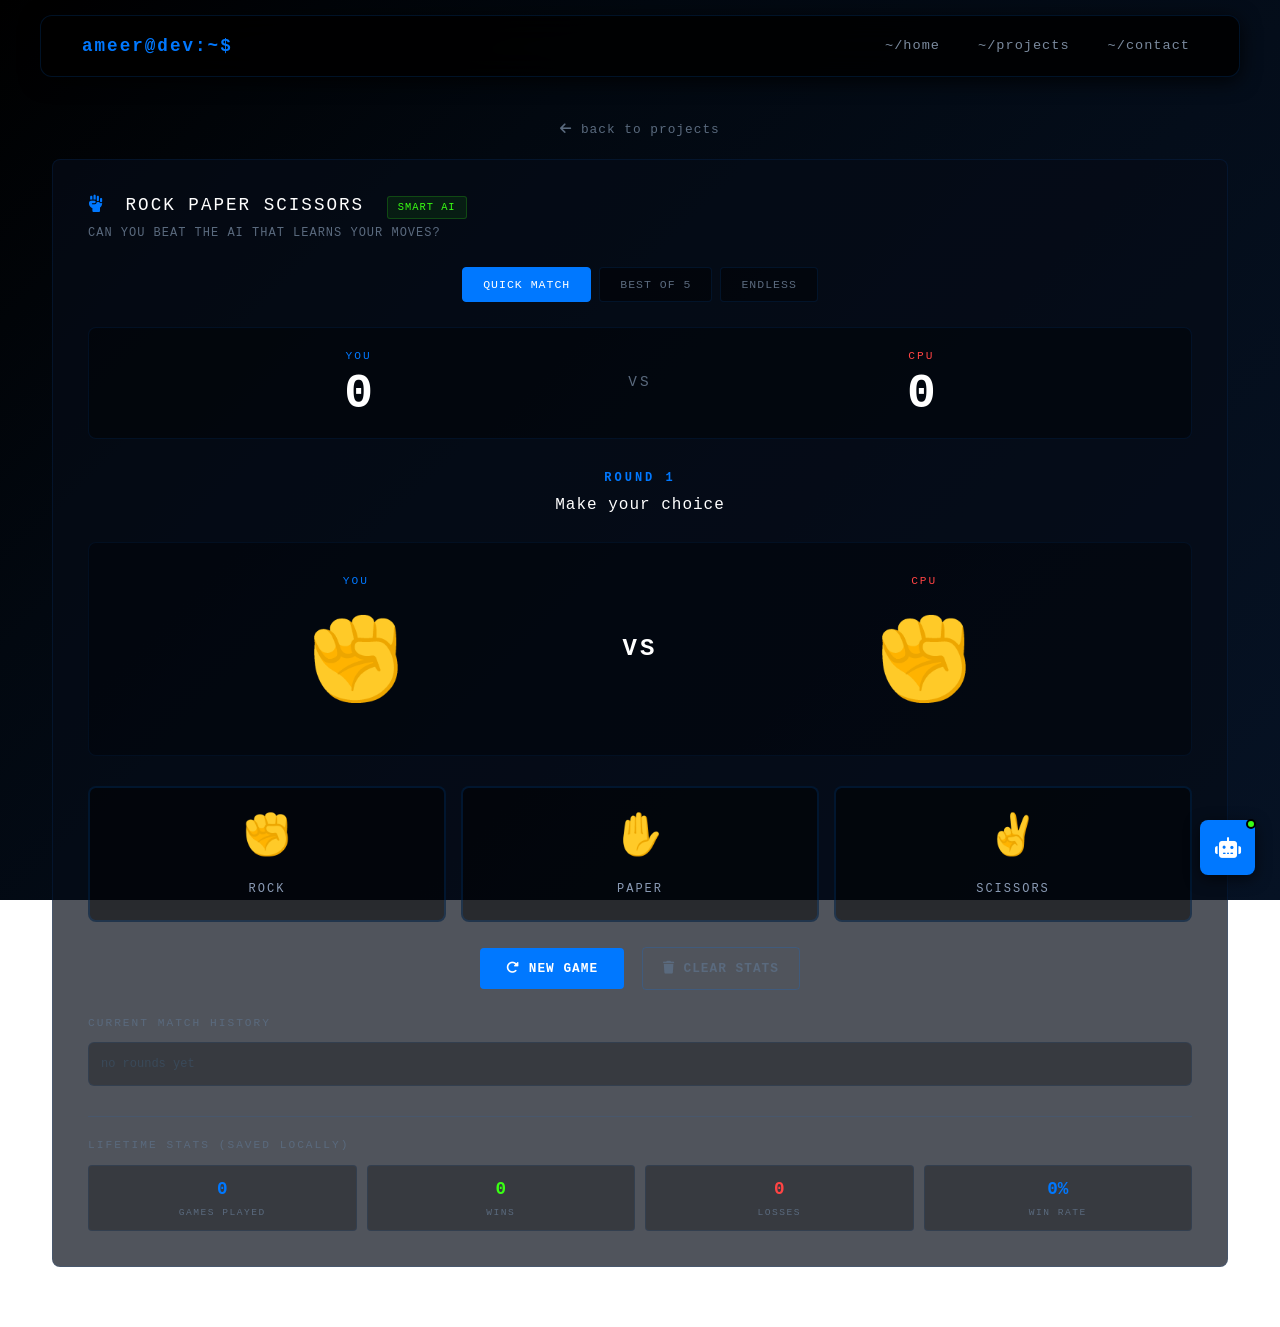
<file: rps.html>
<!DOCTYPE html>
<html lang="en">
<head>
    <meta charset="UTF-8" />
    <meta name="viewport" content="width=device-width, initial-scale=1.0"/>
    <title>Rock Paper Scissors | Muhammad Ameer S</title>
    <link href="https://cdn.jsdelivr.net/npm/bootstrap@5.3.2/dist/css/bootstrap.min.css" rel="stylesheet" />
    <link rel="stylesheet" href="https://cdnjs.cloudflare.com/ajax/libs/font-awesome/6.4.0/css/all.min.css" />
    <link rel="stylesheet" href="main.css" />
    <link rel="stylesheet" href="ai.css" />
    <style>
        .rps-card {
            background: rgba(6, 12, 24, 0.7);
            border: 1px solid rgba(0, 120, 255, 0.1);
            border-radius: 8px;
            padding: 35px;
            width: 100%;
        }

        .rps-card h2 {
            color: #ffffff;
            font-size: 1.1rem;
            letter-spacing: 2px;
            margin-bottom: 5px;
        }

        .rps-card .subtitle {
            color: #5a6a7e;
            font-size: 0.75rem;
            letter-spacing: 1px;
            margin-bottom: 25px;
        }

        .info-badge {
            display: inline-block;
            background: rgba(57, 255, 20, 0.08);
            color: #39ff14;
            border: 1px solid rgba(57, 255, 20, 0.2);
            padding: 4px 10px;
            border-radius: 3px;
            font-size: 0.65rem;
            letter-spacing: 1px;
            margin-left: 10px;
        }

        /* ── Mode selector ── */
        .mode-bar {
            display: flex;
            gap: 8px;
            margin-bottom: 25px;
            flex-wrap: wrap;
            justify-content: center;
        }

        .mode-btn {
            background: rgba(0, 0, 0, 0.4);
            border: 1px solid rgba(0, 120, 255, 0.12);
            color: #5a6a7e;
            padding: 8px 20px;
            border-radius: 4px;
            font-family: 'Courier New', Courier, monospace;
            font-size: 0.72rem;
            letter-spacing: 1px;
            cursor: pointer;
            transition: all 0.2s;
        }

        .mode-btn:hover {
            border-color: rgba(0, 120, 255, 0.4);
            color: #c8d6e5;
        }

        .mode-btn.active {
            background: #0078ff;
            border-color: #0078ff;
            color: #ffffff;
        }

        /* ── Scoreboard ── */
        .scoreboard {
            display: grid;
            grid-template-columns: 1fr auto 1fr;
            gap: 20px;
            align-items: center;
            margin-bottom: 30px;
            padding: 20px;
            background: rgba(0, 0, 0, 0.35);
            border: 1px solid rgba(0, 120, 255, 0.1);
            border-radius: 8px;
        }

        .score-side {
            text-align: center;
        }

        .score-side .lbl {
            color: #5a6a7e;
            font-size: 0.7rem;
            letter-spacing: 2px;
            margin-bottom: 5px;
            text-transform: uppercase;
        }

        .score-side.you .lbl { color: #0078ff; }
        .score-side.cpu .lbl { color: #ff4444; }

        .score-side .num {
            color: #ffffff;
            font-size: 3rem;
            font-weight: bold;
            font-family: 'Courier New', Courier, monospace;
            line-height: 1;
        }

        .vs-divider {
            color: #5a6a7e;
            font-size: 0.9rem;
            letter-spacing: 3px;
            font-family: 'Courier New', Courier, monospace;
        }

        /* ── Match info ── */
        .match-info {
            text-align: center;
            margin-bottom: 25px;
        }

        .round-label {
            color: #0078ff;
            font-size: 0.75rem;
            letter-spacing: 3px;
            font-family: 'Courier New', Courier, monospace;
            font-weight: bold;
        }

        .status-msg {
            color: #ffffff;
            font-size: 1rem;
            margin-top: 6px;
            font-family: 'Courier New', Courier, monospace;
            letter-spacing: 1px;
            min-height: 24px;
        }

        /* ── Hand display area ── */
        .arena {
            display: grid;
            grid-template-columns: 1fr auto 1fr;
            gap: 20px;
            align-items: center;
            margin-bottom: 30px;
            padding: 30px 20px;
            background: rgba(0, 0, 0, 0.3);
            border: 1px solid rgba(0, 120, 255, 0.08);
            border-radius: 8px;
            min-height: 200px;
        }

        .hand-slot {
            text-align: center;
        }

        .hand-slot .who {
            color: #5a6a7e;
            font-size: 0.7rem;
            letter-spacing: 2px;
            margin-bottom: 15px;
            text-transform: uppercase;
        }

        .hand-slot.you .who { color: #0078ff; }
        .hand-slot.cpu .who { color: #ff4444; }

        .hand-icon {
            font-size: 5rem;
            transition: all 0.3s ease;
            display: inline-block;
        }

        .hand-empty {
            color: #1a2a3a;
        }

        .hand-you  { color: #0078ff; }
        .hand-cpu  { color: #ff4444; }

        .hand-shake {
            animation: shake 0.5s ease-in-out infinite;
        }

        @keyframes shake {
            0%, 100% { transform: rotate(-15deg); }
            50%      { transform: rotate(15deg);  }
        }

        .hand-reveal {
            animation: reveal 0.4s ease;
        }

        @keyframes reveal {
            0%   { transform: scale(0.5); opacity: 0; }
            50%  { transform: scale(1.2); }
            100% { transform: scale(1);   opacity: 1; }
        }

        .vs-text {
            color: #ffffff;
            font-size: 1.5rem;
            font-weight: bold;
            font-family: 'Courier New', Courier, monospace;
            letter-spacing: 3px;
        }

        /* ── Choice buttons ── */
        .choices {
            display: grid;
            grid-template-columns: repeat(3, 1fr);
            gap: 15px;
            margin-bottom: 25px;
        }

        .choice-btn {
            background: rgba(0, 0, 0, 0.5);
            border: 2px solid rgba(0, 120, 255, 0.15);
            border-radius: 8px;
            padding: 20px 15px;
            cursor: pointer;
            transition: all 0.2s;
            text-align: center;
            color: #ffffff;
            font-family: 'Courier New', Courier, monospace;
        }

        .choice-btn:hover:not(:disabled) {
            border-color: #0078ff;
            background: rgba(0, 120, 255, 0.1);
            transform: translateY(-3px);
        }

        .choice-btn:disabled {
            opacity: 0.4;
            cursor: not-allowed;
        }

        .choice-btn .emoji {
            font-size: 2.5rem;
            display: block;
            margin-bottom: 8px;
        }

        .choice-btn .name {
            font-size: 0.75rem;
            letter-spacing: 2px;
            color: #8a9bb5;
        }

        /* ── History bar ── */
        .history-section {
            margin-top: 25px;
        }

        .history-title {
            color: #5a6a7e;
            font-size: 0.7rem;
            letter-spacing: 2px;
            margin-bottom: 10px;
            font-family: 'Courier New', Courier, monospace;
        }

        .history-bar {
            display: flex;
            gap: 4px;
            flex-wrap: wrap;
            padding: 12px;
            background: rgba(0, 0, 0, 0.3);
            border: 1px solid rgba(0, 120, 255, 0.08);
            border-radius: 6px;
            min-height: 44px;
        }

        .history-dot {
            width: 20px;
            height: 20px;
            border-radius: 3px;
            display: inline-flex;
            align-items: center;
            justify-content: center;
            font-size: 0.7rem;
            font-weight: bold;
            font-family: 'Courier New', Courier, monospace;
        }

        .h-win  { background: rgba(57, 255, 20, 0.2);  color: #39ff14; border: 1px solid #39ff14; }
        .h-loss { background: rgba(255, 68, 68, 0.2);  color: #ff4444; border: 1px solid #ff4444; }
        .h-draw { background: rgba(255, 200, 0, 0.15); color: #ffc800; border: 1px solid #ffc800; }

        /* ── Buttons ── */
        .btn-primary-r {
            background: #0078ff;
            color: #ffffff;
            border: none;
            padding: 11px 26px;
            border-radius: 4px;
            font-family: 'Courier New', Courier, monospace;
            font-size: 0.8rem;
            font-weight: bold;
            letter-spacing: 1px;
            cursor: pointer;
            transition: all 0.2s;
        }

        .btn-primary-r:hover {
            background: #005bc4;
        }

        .btn-secondary-r {
            background: transparent;
            border: 1px solid rgba(0, 120, 255, 0.2);
            color: #5a6a7e;
            padding: 11px 20px;
            border-radius: 4px;
            font-family: 'Courier New', Courier, monospace;
            font-size: 0.8rem;
            font-weight: bold;
            letter-spacing: 1px;
            cursor: pointer;
            transition: all 0.2s;
            margin-left: 8px;
        }

        .btn-secondary-r:hover {
            border-color: #ff4444;
            color: #ff4444;
        }

        .action-row {
            text-align: center;
            margin-top: 20px;
        }

        /* ── Stats footer ── */
        .stats-footer {
            margin-top: 30px;
            padding-top: 20px;
            border-top: 1px solid rgba(0, 120, 255, 0.1);
        }

        .stats-title {
            color: #5a6a7e;
            font-size: 0.7rem;
            letter-spacing: 2px;
            margin-bottom: 12px;
            font-family: 'Courier New', Courier, monospace;
        }

        .stats-grid {
            display: grid;
            grid-template-columns: repeat(4, 1fr);
            gap: 10px;
        }

        .stat-cell {
            background: rgba(0, 0, 0, 0.3);
            border: 1px solid rgba(0, 120, 255, 0.08);
            border-radius: 4px;
            padding: 10px 8px;
            text-align: center;
        }

        .stat-cell .n {
            color: #0078ff;
            font-size: 1.1rem;
            font-weight: bold;
            font-family: 'Courier New', Courier, monospace;
        }

        .stat-cell .l {
            color: #5a6a7e;
            font-size: 0.6rem;
            letter-spacing: 1.5px;
            margin-top: 3px;
            text-transform: uppercase;
        }

        /* ── Winner overlay ── */
        .winner-overlay {
            position: fixed;
            inset: 0;
            background: rgba(0, 0, 0, 0.9);
            display: none;
            justify-content: center;
            align-items: center;
            z-index: 9998;
            backdrop-filter: blur(6px);
        }

        .winner-overlay.visible {
            display: flex;
            animation: fadeIn 0.3s ease;
        }

        @keyframes fadeIn {
            from { opacity: 0; }
            to   { opacity: 1; }
        }

        .winner-box {
            background: rgba(6, 12, 24, 0.98);
            border: 1px solid rgba(0, 120, 255, 0.3);
            border-radius: 12px;
            padding: 40px 50px;
            text-align: center;
            max-width: 400px;
        }

        .winner-emoji {
            font-size: 5rem;
            margin-bottom: 15px;
        }

        .winner-title {
            color: #ffffff;
            font-size: 1.8rem;
            letter-spacing: 3px;
            font-family: 'Courier New', Courier, monospace;
            margin-bottom: 8px;
        }

        .winner-sub {
            color: #8a9bb5;
            font-size: 0.9rem;
            margin-bottom: 25px;
            font-family: 'Courier New', Courier, monospace;
        }

        .back-link {
            color: #5a6a7e;
            text-decoration: none;
            font-size: 0.8rem;
            letter-spacing: 1px;
            margin-bottom: 20px;
            display: inline-block;
            transition: color 0.2s;
        }

        .back-link:hover {
            color: #0078ff;
        }

        @media (max-width: 600px) {
            .stats-grid { grid-template-columns: repeat(2, 1fr); }
            .hand-icon { font-size: 3.5rem; }
            .score-side .num { font-size: 2rem; }
            .choice-btn .emoji { font-size: 2rem; }
        }
    </style>
</head>
<body>
    <div id="star-container"></div>

    <!-- NAVBAR -->
    <nav class="navbar navbar-expand-lg navbar-dark fixed-top">
        <div class="container">
            <a class="navbar-brand nav-logo" href="index.html">ameer@dev:~$</a>
            <button class="navbar-toggler" type="button"
                    data-bs-toggle="collapse" data-bs-target="#navMenu">
                <span class="navbar-toggler-icon"></span>
            </button>
            <div class="collapse navbar-collapse" id="navMenu">
                <ul class="navbar-nav ms-auto">
                    <li class="nav-item"><a class="nav-link" href="index.html">~/home</a></li>
                    <li class="nav-item"><a class="nav-link" href="index.html#projects">~/projects</a></li>
                    <li class="nav-item"><a class="nav-link" href="contact.html">~/contact</a></li>
                </ul>
            </div>
        </div>
    </nav>

    <!-- CONTENT -->
    <div class="main-wrapper container">

        <a href="index.html#projects" class="back-link">
            <i class="fa-solid fa-arrow-left"></i> back to projects
        </a>

        <div class="rps-card">
            <h2>
                <i class="fa-solid fa-hand-fist" style="color:#0078ff;margin-right:8px;"></i>
                ROCK PAPER SCISSORS
                <span class="info-badge">SMART AI</span>
            </h2>
            <p class="subtitle">CAN YOU BEAT THE AI THAT LEARNS YOUR MOVES?</p>

            <!-- MODE SELECTOR -->
            <div class="mode-bar">
                <button class="mode-btn active" data-mode="quick"
                        onclick="setMode(this)">QUICK MATCH</button>
                <button class="mode-btn" data-mode="best5"
                        onclick="setMode(this)">BEST OF 5</button>
                <button class="mode-btn" data-mode="endless"
                        onclick="setMode(this)">ENDLESS</button>
            </div>

            <!-- SCOREBOARD -->
            <div class="scoreboard">
                <div class="score-side you">
                    <div class="lbl">YOU</div>
                    <div class="num" id="scoreYou">0</div>
                </div>
                <div class="vs-divider">VS</div>
                <div class="score-side cpu">
                    <div class="lbl">CPU</div>
                    <div class="num" id="scoreCpu">0</div>
                </div>
            </div>

            <!-- MATCH INFO -->
            <div class="match-info">
                <div class="round-label" id="roundLabel">ROUND 1</div>
                <div class="status-msg" id="statusMsg">Make your choice</div>
            </div>

            <!-- ARENA -->
            <div class="arena">
                <div class="hand-slot you">
                    <div class="who">YOU</div>
                    <div class="hand-icon hand-empty" id="handYou">✊</div>
                </div>
                <div class="vs-text">VS</div>
                <div class="hand-slot cpu">
                    <div class="who">CPU</div>
                    <div class="hand-icon hand-empty" id="handCpu">✊</div>
                </div>
            </div>

            <!-- CHOICES -->
            <div class="choices">
                <button class="choice-btn" onclick="play('rock')" id="btn-rock">
                    <span class="emoji">✊</span>
                    <span class="name">ROCK</span>
                </button>
                <button class="choice-btn" onclick="play('paper')" id="btn-paper">
                    <span class="emoji">✋</span>
                    <span class="name">PAPER</span>
                </button>
                <button class="choice-btn" onclick="play('scissors')" id="btn-scissors">
                    <span class="emoji">✌️</span>
                    <span class="name">SCISSORS</span>
                </button>
            </div>

            <div class="action-row">
                <button class="btn-primary-r" onclick="newGame()">
                    <i class="fa-solid fa-rotate-right"></i> NEW GAME
                </button>
                <button class="btn-secondary-r" onclick="resetAllStats()">
                    <i class="fa-solid fa-trash"></i> CLEAR STATS
                </button>
            </div>

            <!-- ROUND HISTORY -->
            <div class="history-section">
                <div class="history-title">CURRENT MATCH HISTORY</div>
                <div class="history-bar" id="historyBar">
                    <span style="color:#3a4a5a;font-size:0.75rem;">no rounds yet</span>
                </div>
            </div>

            <!-- LIFETIME STATS -->
            <div class="stats-footer">
                <div class="stats-title">LIFETIME STATS (SAVED LOCALLY)</div>
                <div class="stats-grid">
                    <div class="stat-cell">
                        <div class="n" id="lifeGames">0</div>
                        <div class="l">Games Played</div>
                    </div>
                    <div class="stat-cell">
                        <div class="n" id="lifeWins" style="color:#39ff14;">0</div>
                        <div class="l">Wins</div>
                    </div>
                    <div class="stat-cell">
                        <div class="n" id="lifeLosses" style="color:#ff4444;">0</div>
                        <div class="l">Losses</div>
                    </div>
                    <div class="stat-cell">
                        <div class="n" id="lifeWinRate">0%</div>
                        <div class="l">Win Rate</div>
                    </div>
                </div>
            </div>
        </div>
    </div>

    <!-- WINNER OVERLAY -->
    <div class="winner-overlay" id="winnerOverlay">
        <div class="winner-box">
            <div class="winner-emoji" id="winEmoji">🏆</div>
            <div class="winner-title" id="winTitle">YOU WIN</div>
            <div class="winner-sub" id="winSub">Final: 3-1</div>
            <button class="btn-primary-r" onclick="closeOverlay(); newGame();">
                <i class="fa-solid fa-play"></i> PLAY AGAIN
            </button>
            <button class="btn-secondary-r" onclick="closeOverlay();">
                CLOSE
            </button>
        </div>
    </div>

    <!-- AI CHAT -->
    <button class="ai-chat-toggle" onclick="toggleChat()">
        <i class="fa-solid fa-robot"></i>
        <span class="pulse-dot"></span>
    </button>

    <div class="ai-chat-window" id="aiChatWindow">
        <div class="chat-header">
            <div class="header-info">
                <i class="fa-solid fa-terminal network-pulse"></i>
                <div>
                    <h4>AMEER_AI</h4>
                    <span class="status-text">ONLINE</span>
                </div>
            </div>
            <button class="close-chat-btn" onclick="toggleChat()">
                <i class="fa-solid fa-xmark"></i>
            </button>
        </div>
        <div class="chat-body" id="chatBody">
            <div class="ai-message">
                <p><strong>system:</strong> Rock Paper Scissors! Try to beat the AI.</p>
            </div>
        </div>
        <div class="chat-footer">
            <input type="text" id="chatInput"
                   placeholder="ask something..."
                   onkeypress="handleKeyPress(event)" />
            <button onclick="sendMessage()">
                <i class="fa-solid fa-paper-plane"></i>
            </button>
        </div>
    </div>

    <script src="https://cdn.jsdelivr.net/npm/bootstrap@5.3.2/dist/js/bootstrap.bundle.min.js"></script>
    <script>
        function createStars() {
            const container = document.getElementById('star-container');
            if (!container) return;
            for (let i = 0; i < 80; i++) {
                const star = document.createElement('div');
                star.className = 'star';
                star.style.left = Math.random() * 100 + 'vw';
                star.style.top = Math.random() * 100 + 'vh';
                const size = Math.random() * 2 + 0.5;
                star.style.width = size + 'px';
                star.style.height = size + 'px';
                star.style.animationDuration = (Math.random() * 3 + 2) + 's';
                star.style.animationDelay = (Math.random() * 4) + 's';
                container.appendChild(star);
            }
        }
        window.addEventListener('load', createStars);
    </script>
    <script src="ai.js"></script>

    <!-- ═══════════════════════════════════════════ -->
    <!-- ROCK PAPER SCISSORS ENGINE                   -->
    <!-- ═══════════════════════════════════════════ -->
    <script>
        /* ─── STATE ─── */
        let scoreYou   = 0;
        let scoreCpu   = 0;
        let round      = 1;
        let history    = [];         // ['W','L','D',...]
        let playerMoves = [];        // tracks last N moves for AI learning
        let mode       = 'quick';
        let gameOver   = false;
        let busy       = false;

        const EMOJI = {
            rock:     '✊',
            paper:    '✋',
            scissors: '✌️'
        };

        const NAMES = {
            rock:     'ROCK',
            paper:    'PAPER',
            scissors: 'SCISSORS'
        };

        // Rules: what each move beats
        const BEATS = {
            rock:     'scissors',
            paper:    'rock',
            scissors: 'paper'
        };

        // What move beats each choice
        const COUNTER = {
            rock:     'paper',
            paper:    'scissors',
            scissors: 'rock'
        };

        /* ─── MODE ─── */
        function setMode(btn) {
            if (busy) return;
            document.querySelectorAll('.mode-btn').forEach(b => b.classList.remove('active'));
            btn.classList.add('active');
            mode = btn.dataset.mode;
            newGame();
        }

        /* ─── SMART AI OPPONENT ─── */
        // Strategy: predict what player is likely to play next based on frequency
        // Then counter that predicted move.
        // Also occasionally play random to avoid being predictable.
        function cpuChoose() {
            const choices = ['rock', 'paper', 'scissors'];

            // First few rounds: pure random
            if (playerMoves.length < 3) {
                return choices[Math.floor(Math.random() * 3)];
            }

            // 25% chance: play random (avoid being too predictable)
            if (Math.random() < 0.25) {
                return choices[Math.floor(Math.random() * 3)];
            }

            // Count player's move frequencies (last 10 moves matter most)
            const recent = playerMoves.slice(-10);
            const freq = { rock: 0, paper: 0, scissors: 0 };
            recent.forEach(m => freq[m]++);

            // Find player's most common move
            let mostCommon = 'rock';
            let max = 0;
            for (const move of choices) {
                if (freq[move] > max) {
                    max = freq[move];
                    mostCommon = move;
                }
            }

            // Counter it
            return COUNTER[mostCommon];
        }

        /* ─── GAME LOGIC ─── */
        function play(playerMove) {
            if (busy || gameOver) return;
            busy = true;

            playerMoves.push(playerMove);
            const cpuMove = cpuChoose();

            // Disable buttons + start shake animation
            setChoicesEnabled(false);
            const handYou = document.getElementById('handYou');
            const handCpu = document.getElementById('handCpu');

            handYou.textContent = '✊';
            handCpu.textContent = '✊';
            handYou.classList.remove('hand-empty', 'hand-reveal');
            handCpu.classList.remove('hand-empty', 'hand-reveal');
            handYou.classList.add('hand-shake', 'hand-you');
            handCpu.classList.add('hand-shake', 'hand-cpu');

            document.getElementById('statusMsg').textContent = 'Rock... Paper... Scissors...';

            // After shake, reveal
            setTimeout(() => {
                handYou.classList.remove('hand-shake');
                handCpu.classList.remove('hand-shake');
                handYou.classList.add('hand-reveal');
                handCpu.classList.add('hand-reveal');
                handYou.textContent = EMOJI[playerMove];
                handCpu.textContent = EMOJI[cpuMove];

                const result = judge(playerMove, cpuMove);
                updateStatus(result, playerMove, cpuMove);
                updateHistory(result);
                updateScores(result);

                // Check win conditions per mode
                setTimeout(() => {
                    checkGameEnd();
                    if (!gameOver) {
                        round++;
                        document.getElementById('roundLabel').textContent = 'ROUND ' + round;
                        setChoicesEnabled(true);
                    }
                    busy = false;
                }, 1200);
            }, 900);
        }

        function judge(a, b) {
            if (a === b) return 'draw';
            if (BEATS[a] === b) return 'win';
            return 'loss';
        }

        function updateStatus(result, you, cpu) {
            const msg = document.getElementById('statusMsg');
            if (result === 'win') {
                msg.innerHTML = `<span style="color:#39ff14;">✓ You win!</span> ${NAMES[you]} beats ${NAMES[cpu]}`;
            } else if (result === 'loss') {
                msg.innerHTML = `<span style="color:#ff4444;">✗ CPU wins.</span> ${NAMES[cpu]} beats ${NAMES[you]}`;
            } else {
                msg.innerHTML = `<span style="color:#ffc800;">↔ Draw.</span> Both chose ${NAMES[you]}`;
            }
        }

        function updateScores(result) {
            if (result === 'win')  scoreYou++;
            if (result === 'loss') scoreCpu++;

            document.getElementById('scoreYou').textContent = scoreYou;
            document.getElementById('scoreCpu').textContent = scoreCpu;
        }

        function updateHistory(result) {
            history.push(result === 'win' ? 'W' : result === 'loss' ? 'L' : 'D');
            renderHistory();
        }

        function renderHistory() {
            const bar = document.getElementById('historyBar');
            if (history.length === 0) {
                bar.innerHTML = '<span style="color:#3a4a5a;font-size:0.75rem;">no rounds yet</span>';
                return;
            }

            bar.innerHTML = history.map(h => {
                const cls = h === 'W' ? 'h-win' : h === 'L' ? 'h-loss' : 'h-draw';
                return `<span class="history-dot ${cls}">${h}</span>`;
            }).join('');
        }

        /* ─── MODE WIN CONDITIONS ─── */
        function checkGameEnd() {
            if (mode === 'quick') {
                // Single round game
                endGame();
            } else if (mode === 'best5') {
                // First to 3 wins
                if (scoreYou >= 3 || scoreCpu >= 3) {
                    endGame();
                }
            }
            // endless = never ends until user resets
        }

        function endGame() {
            gameOver = true;
            setChoicesEnabled(false);
            saveLifetimeStats();

            // Show winner overlay
            const overlay   = document.getElementById('winnerOverlay');
            const emoji     = document.getElementById('winEmoji');
            const title     = document.getElementById('winTitle');
            const sub       = document.getElementById('winSub');

            if (scoreYou > scoreCpu) {
                emoji.textContent = '🏆';
                title.textContent = 'YOU WIN';
                title.style.color = '#39ff14';
            } else if (scoreCpu > scoreYou) {
                emoji.textContent = '💀';
                title.textContent = 'YOU LOSE';
                title.style.color = '#ff4444';
            } else {
                emoji.textContent = '🤝';
                title.textContent = 'DRAW';
                title.style.color = '#ffc800';
            }

            sub.textContent = `Final: ${scoreYou} - ${scoreCpu}`;
            overlay.classList.add('visible');
        }

        function closeOverlay() {
            document.getElementById('winnerOverlay').classList.remove('visible');
        }

        /* ─── NEW GAME ─── */
        function newGame() {
            scoreYou = 0;
            scoreCpu = 0;
            round    = 1;
            history  = [];
            gameOver = false;
            busy     = false;

            document.getElementById('scoreYou').textContent = 0;
            document.getElementById('scoreCpu').textContent = 0;
            document.getElementById('roundLabel').textContent = 'ROUND 1';
            document.getElementById('statusMsg').textContent = 'Make your choice';

            const handYou = document.getElementById('handYou');
            const handCpu = document.getElementById('handCpu');
            handYou.textContent = '✊';
            handCpu.textContent = '✊';
            handYou.className = 'hand-icon hand-empty';
            handCpu.className = 'hand-icon hand-empty';

            renderHistory();
            setChoicesEnabled(true);
            closeOverlay();
        }

        function setChoicesEnabled(enabled) {
            document.querySelectorAll('.choice-btn').forEach(b => b.disabled = !enabled);
        }

        /* ─── LIFETIME STATS (localStorage) ─── */
        function loadLifetimeStats() {
            const raw = localStorage.getItem('rps_stats');
            if (!raw) return { games: 0, wins: 0, losses: 0, draws: 0 };
            try {
                return JSON.parse(raw);
            } catch {
                return { games: 0, wins: 0, losses: 0, draws: 0 };
            }
        }

        function saveLifetimeStats() {
            const stats = loadLifetimeStats();
            stats.games++;
            if (scoreYou > scoreCpu) stats.wins++;
            else if (scoreCpu > scoreYou) stats.losses++;
            else stats.draws++;
            localStorage.setItem('rps_stats', JSON.stringify(stats));
            renderLifetimeStats();
        }

        function renderLifetimeStats() {
            const stats = loadLifetimeStats();
            document.getElementById('lifeGames').textContent  = stats.games;
            document.getElementById('lifeWins').textContent   = stats.wins;
            document.getElementById('lifeLosses').textContent = stats.losses;
            const winRate = stats.games > 0
                ? Math.round((stats.wins / stats.games) * 100)
                : 0;
            document.getElementById('lifeWinRate').textContent = winRate + '%';
        }

        function resetAllStats() {
            if (!confirm('Clear all your lifetime stats? This cannot be undone.')) return;
            localStorage.removeItem('rps_stats');
            playerMoves = [];
            renderLifetimeStats();
        }

        /* ─── INIT ─── */
        window.addEventListener('DOMContentLoaded', () => {
            renderLifetimeStats();
        });
    </script>
</body>
</html>
</file>
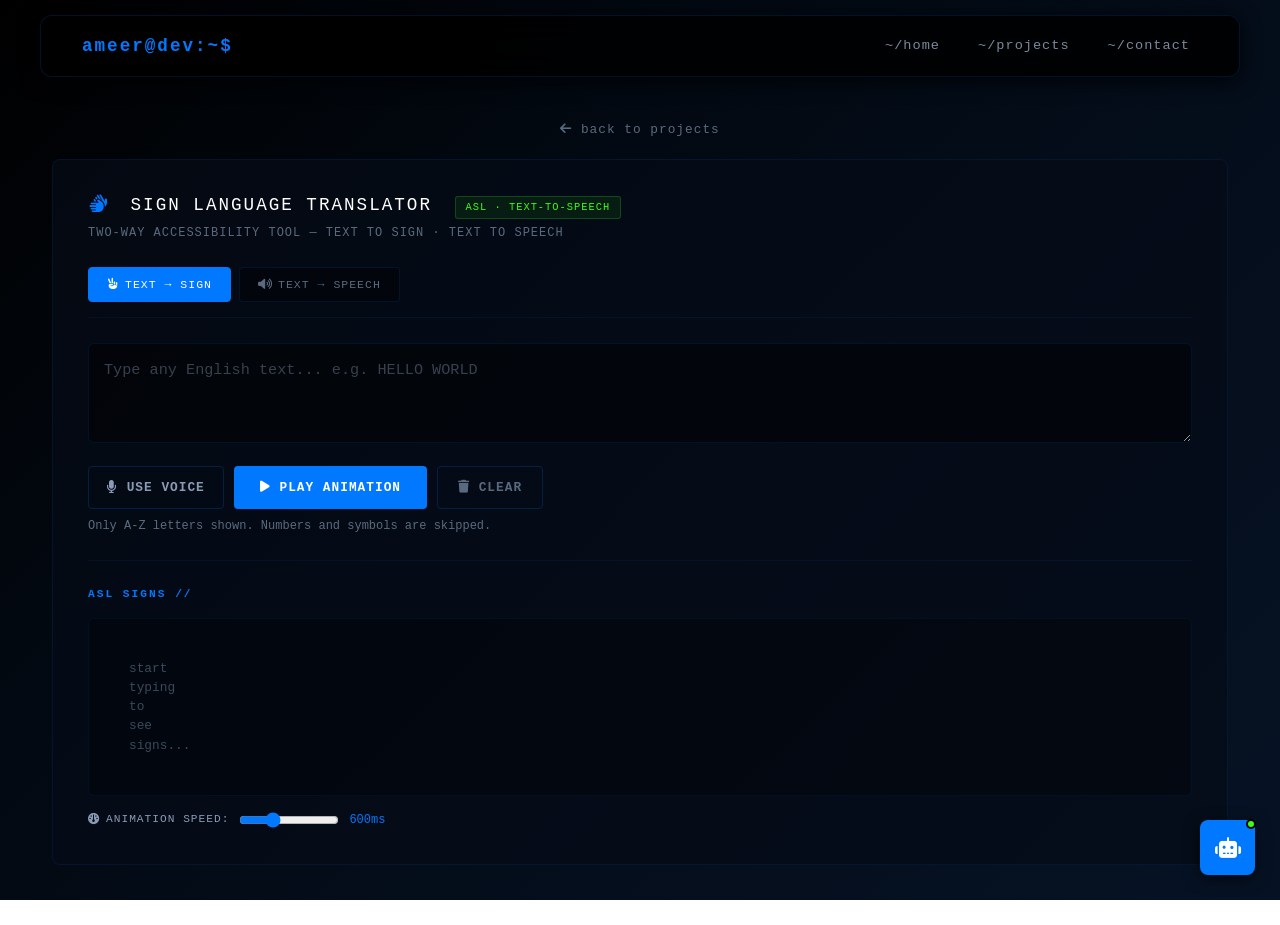
<file: signlang.html>
<!DOCTYPE html>
<html lang="en">
<head>
    <meta charset="UTF-8" />
    <meta name="viewport" content="width=device-width, initial-scale=1.0"/>
    <title>Sign Language Translator | Muhammad Ameer S</title>
    <link href="https://cdn.jsdelivr.net/npm/bootstrap@5.3.2/dist/css/bootstrap.min.css" rel="stylesheet" />
    <link rel="stylesheet" href="https://cdnjs.cloudflare.com/ajax/libs/font-awesome/6.4.0/css/all.min.css" />
    <link rel="stylesheet" href="main.css" />
    <link rel="stylesheet" href="ai.css" />
    <style>
        .sl-card {
            background: rgba(6, 12, 24, 0.7);
            border: 1px solid rgba(0, 120, 255, 0.1);
            border-radius: 8px;
            padding: 35px;
            width: 100%;
        }

        .sl-card h2 {
            color: #ffffff;
            font-size: 1.1rem;
            letter-spacing: 2px;
            margin-bottom: 5px;
        }

        .sl-card .subtitle {
            color: #5a6a7e;
            font-size: 0.75rem;
            letter-spacing: 1px;
            margin-bottom: 25px;
        }

        .info-badge {
            display: inline-block;
            background: rgba(57, 255, 20, 0.08);
            color: #39ff14;
            border: 1px solid rgba(57, 255, 20, 0.2);
            padding: 4px 10px;
            border-radius: 3px;
            font-size: 0.65rem;
            letter-spacing: 1px;
            margin-left: 10px;
        }

        /* ── Tabs ── */
        .tab-bar {
            display: flex;
            gap: 8px;
            margin-bottom: 25px;
            flex-wrap: wrap;
            border-bottom: 1px solid rgba(0, 120, 255, 0.08);
            padding-bottom: 15px;
        }

        .tab-btn {
            background: rgba(0, 0, 0, 0.4);
            border: 1px solid rgba(0, 120, 255, 0.12);
            color: #5a6a7e;
            padding: 8px 18px;
            border-radius: 4px;
            font-family: 'Courier New', Courier, monospace;
            font-size: 0.72rem;
            letter-spacing: 1px;
            cursor: pointer;
            transition: all 0.2s;
        }

        .tab-btn:hover {
            border-color: rgba(0, 120, 255, 0.4);
            color: #c8d6e5;
        }

        .tab-btn.active {
            background: #0078ff;
            border-color: #0078ff;
            color: #ffffff;
        }

        .tab-btn i {
            margin-right: 5px;
        }

        .tab-panel {
            display: none;
        }
        .tab-panel.active {
            display: block;
        }

        /* ── Input ── */
        .input-area {
            width: 100%;
            min-height: 100px;
            background: rgba(0, 0, 0, 0.5);
            border: 1px solid rgba(0, 120, 255, 0.12);
            border-radius: 6px;
            color: #c8d6e5;
            padding: 15px;
            font-family: 'Courier New', Courier, monospace;
            font-size: 0.95rem;
            line-height: 1.5;
            resize: vertical;
            outline: none;
            transition: border-color 0.2s;
        }

        .input-area:focus {
            border-color: #0078ff;
        }

        .input-area::placeholder {
            color: rgba(138, 155, 181, 0.4);
        }

        /* ── Buttons ── */
        .btn-primary-s {
            background: #0078ff;
            color: #ffffff;
            border: none;
            padding: 11px 26px;
            border-radius: 4px;
            font-family: 'Courier New', Courier, monospace;
            font-size: 0.8rem;
            font-weight: bold;
            letter-spacing: 1px;
            cursor: pointer;
            transition: all 0.2s;
        }

        .btn-primary-s:hover {
            background: #005bc4;
        }

        .btn-secondary-s {
            background: transparent;
            border: 1px solid rgba(0, 120, 255, 0.2);
            color: #5a6a7e;
            padding: 11px 20px;
            border-radius: 4px;
            font-family: 'Courier New', Courier, monospace;
            font-size: 0.8rem;
            font-weight: bold;
            letter-spacing: 1px;
            cursor: pointer;
            transition: all 0.2s;
        }

        .btn-secondary-s:hover {
            border-color: #ff4444;
            color: #ff4444;
        }

        .btn-mic {
            background: transparent;
            border: 1px solid rgba(0, 120, 255, 0.2);
            color: #8a9bb5;
            padding: 11px 18px;
            border-radius: 4px;
            font-family: 'Courier New', Courier, monospace;
            font-size: 0.8rem;
            font-weight: bold;
            letter-spacing: 1px;
            cursor: pointer;
            transition: all 0.2s;
        }

        .btn-mic:hover {
            border-color: #0078ff;
            color: #0078ff;
        }

        .btn-mic.recording {
            border-color: #ff4444;
            color: #ff4444;
            animation: pulse 1s infinite;
        }

        @keyframes pulse {
            0%, 100% { opacity: 1;   }
            50%      { opacity: 0.6; }
        }

        .actions-row {
            display: flex;
            gap: 10px;
            margin-top: 15px;
            flex-wrap: wrap;
        }

        /* ── Sign display grid ── */
        .signs-output {
            margin-top: 25px;
            padding-top: 25px;
            border-top: 1px solid rgba(0, 120, 255, 0.08);
        }

        .signs-label {
            color: #0078ff;
            font-size: 0.7rem;
            letter-spacing: 2px;
            font-weight: bold;
            margin-bottom: 15px;
        }

        .signs-grid {
            display: grid;
            grid-template-columns: repeat(auto-fill, minmax(85px, 1fr));
            gap: 12px;
            padding: 20px;
            background: rgba(0, 0, 0, 0.3);
            border: 1px solid rgba(0, 120, 255, 0.08);
            border-radius: 6px;
            min-height: 130px;
        }

        .sign-cell {
            background: rgba(0, 120, 255, 0.05);
            border: 1px solid rgba(0, 120, 255, 0.12);
            border-radius: 6px;
            padding: 12px 8px;
            text-align: center;
            transition: all 0.2s;
            animation: dropIn 0.3s ease backwards;
        }

        @keyframes dropIn {
            from { opacity: 0; transform: translateY(-10px); }
            to   { opacity: 1; transform: translateY(0);     }
        }

        .sign-cell:hover {
            border-color: #0078ff;
            background: rgba(0, 120, 255, 0.12);
        }

        .sign-cell.space {
            background: transparent;
            border-color: rgba(0, 120, 255, 0.05);
        }

        .sign-emoji {
            font-size: 2.5rem;
            line-height: 1;
            margin-bottom: 6px;
            display: block;
        }

        .sign-letter {
            color: #ffffff;
            font-family: 'Courier New', Courier, monospace;
            font-size: 0.85rem;
            font-weight: bold;
            letter-spacing: 1px;
        }

        .sign-cell.space .sign-letter {
            color: #3a4a5a;
        }

        .sign-cell.active {
            border-color: #ffc800;
            background: rgba(255, 200, 0, 0.15);
            transform: scale(1.15);
            box-shadow: 0 0 15px rgba(255, 200, 0, 0.4);
        }

        /* ── Play controls ── */
        .play-controls {
            display: flex;
            gap: 10px;
            margin-top: 15px;
            flex-wrap: wrap;
            align-items: center;
        }

        .play-controls label {
            color: #8a9bb5;
            font-size: 0.7rem;
            font-family: 'Courier New', Courier, monospace;
            letter-spacing: 1px;
            display: flex;
            align-items: center;
            gap: 6px;
        }

        .speed-slider {
            width: 100px;
            accent-color: #0078ff;
        }

        /* ── Speech tab ── */
        .voice-select {
            background: rgba(0, 0, 0, 0.5);
            border: 1px solid rgba(0, 120, 255, 0.12);
            border-radius: 4px;
            color: #c8d6e5;
            padding: 8px 12px;
            font-family: 'Courier New', Courier, monospace;
            font-size: 0.75rem;
            width: 100%;
        }

        .voice-select option {
            background: #040d1a;
        }

        .rate-slider {
            width: 100%;
            accent-color: #0078ff;
        }

        .voice-controls {
            display: grid;
            grid-template-columns: 1fr 1fr;
            gap: 15px;
            margin-top: 15px;
        }

        .control-group label {
            color: #8a9bb5;
            font-size: 0.7rem;
            letter-spacing: 1.5px;
            font-family: 'Courier New', Courier, monospace;
            margin-bottom: 6px;
            display: block;
            text-transform: uppercase;
        }

        .rate-value {
            color: #0078ff;
            font-family: 'Courier New', Courier, monospace;
            font-size: 0.75rem;
        }

        .error-msg {
            color: #ff4444;
            font-size: 0.8rem;
            margin-top: 12px;
            display: none;
            font-family: 'Courier New', Courier, monospace;
        }

        .error-msg.visible {
            display: block;
        }

        .back-link {
            color: #5a6a7e;
            text-decoration: none;
            font-size: 0.8rem;
            letter-spacing: 1px;
            margin-bottom: 20px;
            display: inline-block;
            transition: color 0.2s;
        }

        .back-link:hover {
            color: #0078ff;
        }

        .helper-text {
            color: #5a6a7e;
            font-size: 0.75rem;
            margin-top: 8px;
            font-family: 'Courier New', Courier, monospace;
        }

        @media (max-width: 600px) {
            .voice-controls {
                grid-template-columns: 1fr;
            }
            .signs-grid {
                grid-template-columns: repeat(auto-fill, minmax(65px, 1fr));
            }
            .sign-emoji { font-size: 2rem; }
        }
    </style>
</head>
<body>
    <div id="star-container"></div>

    <!-- NAVBAR -->
    <nav class="navbar navbar-expand-lg navbar-dark fixed-top">
        <div class="container">
            <a class="navbar-brand nav-logo" href="index.html">ameer@dev:~$</a>
            <button class="navbar-toggler" type="button"
                    data-bs-toggle="collapse" data-bs-target="#navMenu">
                <span class="navbar-toggler-icon"></span>
            </button>
            <div class="collapse navbar-collapse" id="navMenu">
                <ul class="navbar-nav ms-auto">
                    <li class="nav-item"><a class="nav-link" href="index.html">~/home</a></li>
                    <li class="nav-item"><a class="nav-link" href="index.html#projects">~/projects</a></li>
                    <li class="nav-item"><a class="nav-link" href="contact.html">~/contact</a></li>
                </ul>
            </div>
        </div>
    </nav>

    <!-- CONTENT -->
    <div class="main-wrapper container">

        <a href="index.html#projects" class="back-link">
            <i class="fa-solid fa-arrow-left"></i> back to projects
        </a>

        <div class="sl-card">
            <h2>
                <i class="fa-solid fa-hands" style="color:#0078ff;margin-right:8px;"></i>
                SIGN LANGUAGE TRANSLATOR
                <span class="info-badge">ASL &middot; TEXT-TO-SPEECH</span>
            </h2>
            <p class="subtitle">TWO-WAY ACCESSIBILITY TOOL — TEXT TO SIGN &middot; TEXT TO SPEECH</p>

            <!-- TABS -->
            <div class="tab-bar">
                <button class="tab-btn active" onclick="switchTab('sign', this)">
                    <i class="fa-solid fa-hand-peace"></i>TEXT → SIGN
                </button>
                <button class="tab-btn" onclick="switchTab('speak', this)">
                    <i class="fa-solid fa-volume-high"></i>TEXT → SPEECH
                </button>
            </div>

            <!-- ═══════════════════════════════════════ -->
            <!-- TAB 1: TEXT TO SIGN                      -->
            <!-- ═══════════════════════════════════════ -->
            <div class="tab-panel active" id="panel-sign">
                <textarea class="input-area" id="signInput"
                          placeholder="Type any English text... e.g. HELLO WORLD"
                          oninput="renderSigns()"></textarea>

                <div class="actions-row">
                    <button class="btn-mic" id="micSignBtn" onclick="startVoiceInput('signInput')">
                        <i class="fa-solid fa-microphone"></i> USE VOICE
                    </button>
                    <button class="btn-primary-s" onclick="playSignsAnimation()">
                        <i class="fa-solid fa-play"></i> PLAY ANIMATION
                    </button>
                    <button class="btn-secondary-s" onclick="clearSigns()">
                        <i class="fa-solid fa-trash"></i> CLEAR
                    </button>
                </div>

                <div class="helper-text">
                    Only A-Z letters shown. Numbers and symbols are skipped.
                </div>

                <div class="signs-output">
                    <div class="signs-label">ASL SIGNS //</div>
                    <div class="signs-grid" id="signsGrid">
                        <span style="color:#3a4a5a;font-size:0.8rem;padding:20px;">start typing to see signs...</span>
                    </div>

                    <div class="play-controls">
                        <label>
                            <i class="fa-solid fa-gauge"></i>
                            ANIMATION SPEED:
                        </label>
                        <input type="range" class="speed-slider" id="speedSlider"
                               min="200" max="1500" step="100" value="600" />
                        <span class="rate-value" id="speedValue">600ms</span>
                    </div>
                </div>
            </div>

            <!-- ═══════════════════════════════════════ -->
            <!-- TAB 2: TEXT TO SPEECH                    -->
            <!-- ═══════════════════════════════════════ -->
            <div class="tab-panel" id="panel-speak">
                <textarea class="input-area" id="speakInput"
                          placeholder="Type what you want the website to speak aloud..."></textarea>

                <div class="actions-row">
                    <button class="btn-mic" id="micSpeakBtn" onclick="startVoiceInput('speakInput')">
                        <i class="fa-solid fa-microphone"></i> USE VOICE
                    </button>
                    <button class="btn-primary-s" onclick="speakText()">
                        <i class="fa-solid fa-volume-high"></i> SPEAK
                    </button>
                    <button class="btn-secondary-s" onclick="stopSpeaking()">
                        <i class="fa-solid fa-stop"></i> STOP
                    </button>
                </div>

                <div class="helper-text">
                    Uses your browser's built-in voice. Works completely offline.
                </div>

                <div class="voice-controls">
                    <div class="control-group">
                        <label>VOICE</label>
                        <select class="voice-select" id="voiceSelect"></select>
                    </div>
                    <div class="control-group">
                        <label>
                            SPEED
                            <span class="rate-value" id="rateValue" style="float:right;">1.0x</span>
                        </label>
                        <input type="range" class="rate-slider" id="rateSlider"
                               min="0.5" max="2" step="0.1" value="1" />
                    </div>
                </div>

                <div class="error-msg" id="speakError"></div>
            </div>

        </div>
    </div>

    <!-- AI CHAT -->
    <button class="ai-chat-toggle" onclick="toggleChat()">
        <i class="fa-solid fa-robot"></i>
        <span class="pulse-dot"></span>
    </button>

    <div class="ai-chat-window" id="aiChatWindow">
        <div class="chat-header">
            <div class="header-info">
                <i class="fa-solid fa-terminal network-pulse"></i>
                <div>
                    <h4>AMEER_AI</h4>
                    <span class="status-text">ONLINE</span>
                </div>
            </div>
            <button class="close-chat-btn" onclick="toggleChat()">
                <i class="fa-solid fa-xmark"></i>
            </button>
        </div>
        <div class="chat-body" id="chatBody">
            <div class="ai-message">
                <p><strong>system:</strong> Sign Language Translator loaded.</p>
            </div>
        </div>
        <div class="chat-footer">
            <input type="text" id="chatInput"
                   placeholder="ask something..."
                   onkeypress="handleKeyPress(event)" />
            <button onclick="sendMessage()">
                <i class="fa-solid fa-paper-plane"></i>
            </button>
        </div>
    </div>

    <script src="https://cdn.jsdelivr.net/npm/bootstrap@5.3.2/dist/js/bootstrap.bundle.min.js"></script>
    <script>
        function createStars() {
            const container = document.getElementById('star-container');
            if (!container) return;
            for (let i = 0; i < 80; i++) {
                const star = document.createElement('div');
                star.className = 'star';
                star.style.left = Math.random() * 100 + 'vw';
                star.style.top = Math.random() * 100 + 'vh';
                const size = Math.random() * 2 + 0.5;
                star.style.width = size + 'px';
                star.style.height = size + 'px';
                star.style.animationDuration = (Math.random() * 3 + 2) + 's';
                star.style.animationDelay = (Math.random() * 4) + 's';
                container.appendChild(star);
            }
        }
        window.addEventListener('load', createStars);
    </script>
    <script src="ai.js"></script>

    <!-- ═══════════════════════════════════════════ -->
    <!-- SIGN LANGUAGE ENGINE — EMOJI VERSION         -->
    <!-- ═══════════════════════════════════════════ -->
    <script>
        /* ─── ASL ALPHABET AS EMOJI ─── */
        /* Uses hand-related emojis as visual representations for each letter */
        const ASL_EMOJI = {
            A: '👊',   // closed fist
            B: '🖐️',   // flat hand
            C: '🤏',   // C-shape pinch
            D: '☝️',   // pointing up
            E: '✊',   // fingers curled
            F: '👌',   // OK sign
            G: '👉',   // pointing right
            H: '✌️',   // two fingers sideways
            I: '🤙',   // pinky out
            J: '🤙',   // pinky (traced J)
            K: '✌️',   // two fingers up
            L: '🤟',   // L-shape (thumb & index)
            M: '✊',   // fist with 3 fingers
            N: '✊',   // fist with 2 fingers
            O: '⭕',   // O shape
            P: '👇',   // pointing down
            Q: '👇',   // pointing down angled
            R: '🤞',   // crossed fingers
            S: '✊',   // closed fist
            T: '👍',   // thumb between fingers
            U: '✌️',   // two fingers up together
            V: '✌️',   // victory / peace
            W: '🖖',   // three fingers spread
            X: '☝️',   // bent index finger
            Y: '🤙',   // thumb + pinky (hang loose)
            Z: '👆'    // index tracing Z
        };

        /* ═══════════════════════════════════════ */
        /* TAB SWITCHING                           */
        /* ═══════════════════════════════════════ */
        function switchTab(id, btn) {
            document.querySelectorAll('.tab-btn').forEach(b => b.classList.remove('active'));
            document.querySelectorAll('.tab-panel').forEach(p => p.classList.remove('active'));
            btn.classList.add('active');
            document.getElementById('panel-' + id).classList.add('active');
        }

        /* ═══════════════════════════════════════ */
        /* TEXT → SIGN                             */
        /* ═══════════════════════════════════════ */
        function renderSigns() {
            const text = document.getElementById('signInput').value.toUpperCase();
            const grid = document.getElementById('signsGrid');

            if (!text.trim()) {
                grid.innerHTML = '<span style="color:#3a4a5a;font-size:0.8rem;padding:20px;">start typing to see signs...</span>';
                return;
            }

            grid.innerHTML = '';

            let delay = 0;
            let validCount = 0;

            for (let i = 0; i < text.length; i++) {
                const ch = text[i];

                if (ch === ' ') {
                    const spaceCell = document.createElement('div');
                    spaceCell.className = 'sign-cell space';
                    spaceCell.style.animationDelay = delay + 'ms';
                    spaceCell.innerHTML = `
                        <span class="sign-emoji">␣</span>
                        <div class="sign-letter">SPACE</div>
                    `;
                    grid.appendChild(spaceCell);
                    delay += 40;
                } else if (ASL_EMOJI[ch]) {
                    const cell = document.createElement('div');
                    cell.className = 'sign-cell';
                    cell.style.animationDelay = delay + 'ms';
                    cell.dataset.letter = ch;
                    cell.innerHTML = `
                        <span class="sign-emoji">${ASL_EMOJI[ch]}</span>
                        <div class="sign-letter">${ch}</div>
                    `;
                    grid.appendChild(cell);
                    validCount++;
                    delay += 40;
                }
            }

            if (validCount === 0 && grid.children.length === 0) {
                grid.innerHTML = '<span style="color:#ff4444;font-size:0.8rem;padding:20px;">no valid letters found</span>';
            }
        }

        function clearSigns() {
            document.getElementById('signInput').value = '';
            renderSigns();
        }

        async function playSignsAnimation() {
            const cells = document.querySelectorAll('.sign-cell:not(.space)');
            if (cells.length === 0) return;

            const speed = parseInt(document.getElementById('speedSlider').value);

            cells.forEach(c => c.classList.remove('active'));

            for (const cell of cells) {
                cell.classList.add('active');
                cell.scrollIntoView({ behavior: 'smooth', block: 'nearest' });
                await new Promise(r => setTimeout(r, speed));
                cell.classList.remove('active');
            }
        }

        document.getElementById('speedSlider').addEventListener('input', (e) => {
            document.getElementById('speedValue').textContent = e.target.value + 'ms';
        });

        /* ═══════════════════════════════════════ */
        /* TEXT → SPEECH                           */
        /* ═══════════════════════════════════════ */
        let availableVoices = [];

        function loadVoices() {
            availableVoices = speechSynthesis.getVoices();
            const select = document.getElementById('voiceSelect');
            select.innerHTML = '';

            if (availableVoices.length === 0) {
                const opt = document.createElement('option');
                opt.textContent = 'Default voice';
                select.appendChild(opt);
                return;
            }

            const english = availableVoices.filter(v => v.lang.startsWith('en'));
            const others  = availableVoices.filter(v => !v.lang.startsWith('en'));
            const ordered = [...english, ...others];

            ordered.forEach((voice, i) => {
                const opt = document.createElement('option');
                opt.value = availableVoices.indexOf(voice);
                opt.textContent = `${voice.name} (${voice.lang})`;
                if (i === 0) opt.selected = true;
                select.appendChild(opt);
            });
        }

        speechSynthesis.onvoiceschanged = loadVoices;
        loadVoices();

        function speakText() {
            const text = document.getElementById('speakInput').value.trim();
            const errorEl = document.getElementById('speakError');
            errorEl.classList.remove('visible');

            if (!text) {
                errorEl.textContent = '> error: nothing to speak';
                errorEl.classList.add('visible');
                return;
            }

            if (!('speechSynthesis' in window)) {
                errorEl.textContent = '> error: your browser doesn\'t support speech synthesis';
                errorEl.classList.add('visible');
                return;
            }

            speechSynthesis.cancel();

            const utterance = new SpeechSynthesisUtterance(text);

            const voiceIdx = parseInt(document.getElementById('voiceSelect').value);
            if (!isNaN(voiceIdx) && availableVoices[voiceIdx]) {
                utterance.voice = availableVoices[voiceIdx];
            }

            utterance.rate = parseFloat(document.getElementById('rateSlider').value);
            utterance.pitch = 1;
            utterance.volume = 1;

            speechSynthesis.speak(utterance);
        }

        function stopSpeaking() {
            speechSynthesis.cancel();
        }

        document.getElementById('rateSlider').addEventListener('input', (e) => {
            document.getElementById('rateValue').textContent = e.target.value + 'x';
        });

        /* ═══════════════════════════════════════ */
        /* VOICE → TEXT (microphone)               */
        /* ═══════════════════════════════════════ */
        let recognition = null;
        let isRecording = false;

        function initSpeechRecognition() {
            const SpeechRec = window.SpeechRecognition || window.webkitSpeechRecognition;
            if (!SpeechRec) return null;
            const rec = new SpeechRec();
            rec.lang = 'en-US';
            rec.continuous = false;
            rec.interimResults = false;
            return rec;
        }

        function startVoiceInput(targetInputId) {
            if (!recognition) recognition = initSpeechRecognition();

            if (!recognition) {
                alert('Voice input is not supported in this browser. Please use Chrome or Edge.');
                return;
            }

            const btnId = targetInputId === 'signInput' ? 'micSignBtn' : 'micSpeakBtn';
            const btn = document.getElementById(btnId);

            if (isRecording) {
                recognition.stop();
                return;
            }

            isRecording = true;
            btn.classList.add('recording');
            btn.innerHTML = '<i class="fa-solid fa-microphone"></i> LISTENING...';

            recognition.start();

            recognition.onresult = (event) => {
                const transcript = event.results[0][0].transcript;
                const target = document.getElementById(targetInputId);
                target.value = transcript;

                if (targetInputId === 'signInput') renderSigns();
            };

            recognition.onerror = (event) => {
                alert('Voice error: ' + event.error);
            };

            recognition.onend = () => {
                isRecording = false;
                btn.classList.remove('recording');
                btn.innerHTML = '<i class="fa-solid fa-microphone"></i> USE VOICE';
            };
        }
    </script>
</body>
</html>
</file>
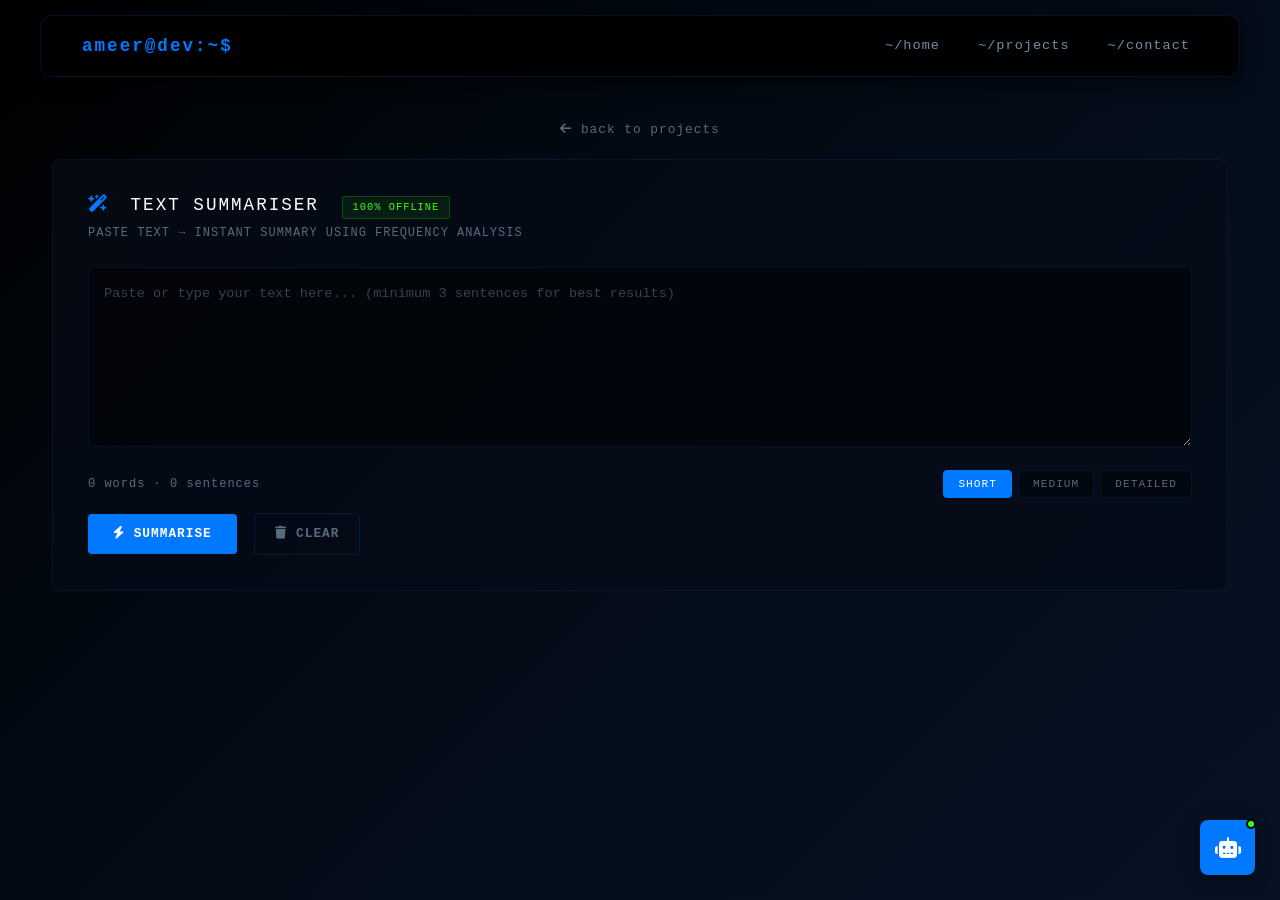
<file: summariser.html>
<!DOCTYPE html>
<html lang="en">
<head>
    <meta charset="UTF-8" />
    <meta name="viewport" content="width=device-width, initial-scale=1.0"/>
    <title>Text Summariser | Muhammad Ameer S</title>
    <link href="https://cdn.jsdelivr.net/npm/bootstrap@5.3.2/dist/css/bootstrap.min.css" rel="stylesheet" />
    <link rel="stylesheet" href="https://cdnjs.cloudflare.com/ajax/libs/font-awesome/6.4.0/css/all.min.css" />
    <link rel="stylesheet" href="main.css" />
    <link rel="stylesheet" href="ai.css" />
    <style>
        .summariser-card {
            background: rgba(6, 12, 24, 0.7);
            border: 1px solid rgba(0, 120, 255, 0.1);
            border-radius: 8px;
            padding: 35px;
            width: 100%;
        }

        .summariser-card h2 {
            color: #ffffff;
            font-size: 1.1rem;
            letter-spacing: 2px;
            margin-bottom: 5px;
        }

        .summariser-card .subtitle {
            color: #5a6a7e;
            font-size: 0.75rem;
            letter-spacing: 1px;
            margin-bottom: 25px;
        }

        .input-area {
            width: 100%;
            min-height: 180px;
            background: rgba(0, 0, 0, 0.5);
            border: 1px solid rgba(0, 120, 255, 0.12);
            border-radius: 6px;
            color: #c8d6e5;
            padding: 15px;
            font-family: 'Courier New', Courier, monospace;
            font-size: 0.85rem;
            line-height: 1.6;
            resize: vertical;
            outline: none;
            transition: border-color 0.2s;
        }

        .input-area:focus {
            border-color: #0078ff;
        }

        .input-area::placeholder {
            color: rgba(138, 155, 181, 0.4);
        }

        .controls-row {
            display: flex;
            justify-content: space-between;
            align-items: center;
            margin-top: 15px;
            gap: 15px;
            flex-wrap: wrap;
        }

        .word-count {
            color: #5a6a7e;
            font-size: 0.75rem;
            letter-spacing: 1px;
        }

        .length-selector {
            display: flex;
            gap: 6px;
        }

        .length-btn {
            background: rgba(0, 0, 0, 0.4);
            border: 1px solid rgba(0, 120, 255, 0.12);
            color: #5a6a7e;
            padding: 5px 14px;
            border-radius: 4px;
            font-family: 'Courier New', Courier, monospace;
            font-size: 0.7rem;
            letter-spacing: 1px;
            cursor: pointer;
            transition: all 0.2s;
        }

        .length-btn:hover {
            border-color: rgba(0, 120, 255, 0.4);
            color: #c8d6e5;
        }

        .length-btn.active {
            background: #0078ff;
            border-color: #0078ff;
            color: #ffffff;
        }

        .btn-summarise {
            background: #0078ff;
            color: #ffffff;
            border: none;
            padding: 10px 25px;
            border-radius: 4px;
            font-family: 'Courier New', Courier, monospace;
            font-size: 0.8rem;
            font-weight: bold;
            letter-spacing: 1px;
            cursor: pointer;
            transition: all 0.2s;
            margin-top: 15px;
        }

        .btn-summarise:hover {
            background: #005bc4;
        }

        .btn-clear {
            background: transparent;
            border: 1px solid rgba(0, 120, 255, 0.15);
            color: #5a6a7e;
            padding: 10px 20px;
            border-radius: 4px;
            font-family: 'Courier New', Courier, monospace;
            font-size: 0.8rem;
            font-weight: bold;
            letter-spacing: 1px;
            cursor: pointer;
            transition: all 0.2s;
            margin-top: 15px;
            margin-left: 8px;
        }

        .btn-clear:hover {
            border-color: #ff4444;
            color: #ff4444;
        }

        .output-section {
            margin-top: 25px;
            padding-top: 25px;
            border-top: 1px solid rgba(0, 120, 255, 0.08);
            display: none;
        }

        .output-section.visible {
            display: block;
        }

        .output-label {
            color: #0078ff;
            font-size: 0.7rem;
            letter-spacing: 2px;
            font-weight: bold;
            margin-bottom: 10px;
        }

        .output-text {
            color: #c8d6e5;
            font-size: 0.9rem;
            line-height: 1.7;
            background: rgba(0, 0, 0, 0.3);
            border: 1px solid rgba(0, 120, 255, 0.08);
            border-radius: 6px;
            padding: 18px;
            min-height: 60px;
            font-family: 'Segoe UI', sans-serif;
        }

        .output-footer {
            display: flex;
            justify-content: space-between;
            align-items: center;
            margin-top: 12px;
            flex-wrap: wrap;
            gap: 10px;
        }

        .output-stats {
            color: #5a6a7e;
            font-size: 0.7rem;
            letter-spacing: 1px;
        }

        .output-stats span {
            color: #0078ff;
        }

        .btn-copy {
            background: transparent;
            border: 1px solid rgba(0, 120, 255, 0.2);
            color: #5a6a7e;
            padding: 5px 14px;
            border-radius: 4px;
            font-family: 'Courier New', Courier, monospace;
            font-size: 0.7rem;
            cursor: pointer;
            transition: all 0.2s;
            letter-spacing: 1px;
        }

        .btn-copy:hover {
            border-color: #0078ff;
            color: #0078ff;
        }

        .btn-copy.copied {
            border-color: #39ff14;
            color: #39ff14;
        }

        .error-msg {
            color: #ff4444;
            font-size: 0.8rem;
            margin-top: 12px;
            display: none;
            font-family: 'Courier New', Courier, monospace;
        }

        .error-msg.visible {
            display: block;
        }

        .back-link {
            color: #5a6a7e;
            text-decoration: none;
            font-size: 0.8rem;
            letter-spacing: 1px;
            margin-bottom: 20px;
            display: inline-block;
            transition: color 0.2s;
        }

        .back-link:hover {
            color: #0078ff;
        }

        .info-badge {
            display: inline-block;
            background: rgba(57, 255, 20, 0.08);
            color: #39ff14;
            border: 1px solid rgba(57, 255, 20, 0.2);
            padding: 4px 10px;
            border-radius: 3px;
            font-size: 0.65rem;
            letter-spacing: 1px;
            margin-left: 10px;
        }
    </style>
</head>
<body>
    <div id="star-container"></div>

    <!-- NAVBAR -->
    <nav class="navbar navbar-expand-lg navbar-dark fixed-top">
        <div class="container">
            <a class="navbar-brand nav-logo" href="index.html">ameer@dev:~$</a>
            <button class="navbar-toggler" type="button"
                    data-bs-toggle="collapse" data-bs-target="#navMenu">
                <span class="navbar-toggler-icon"></span>
            </button>
            <div class="collapse navbar-collapse" id="navMenu">
                <ul class="navbar-nav ms-auto">
                    <li class="nav-item">
                        <a class="nav-link" href="index.html">~/home</a>
                    </li>
                    <li class="nav-item">
                        <a class="nav-link" href="index.html#projects">~/projects</a>
                    </li>
                    <li class="nav-item">
                        <a class="nav-link" href="contact.html">~/contact</a>
                    </li>
                </ul>
            </div>
        </div>
    </nav>

    <!-- CONTENT -->
    <div class="main-wrapper container">

        <a href="index.html#projects" class="back-link">
            <i class="fa-solid fa-arrow-left"></i> back to projects
        </a>

        <div class="summariser-card">
            <h2>
                <i class="fa-solid fa-wand-magic-sparkles" style="color:#0078ff;margin-right:8px;"></i>
                TEXT SUMMARISER
                <span class="info-badge">100% OFFLINE</span>
            </h2>
            <p class="subtitle">PASTE TEXT → INSTANT SUMMARY USING FREQUENCY ANALYSIS</p>

            <textarea class="input-area" id="inputText"
                      placeholder="Paste or type your text here... (minimum 3 sentences for best results)"
                      oninput="updateWordCount()"></textarea>

            <div class="controls-row">
                <span class="word-count" id="wordCount">0 words &middot; 0 sentences</span>

                <div class="length-selector">
                    <button class="length-btn active" data-length="short"
                            onclick="setLength(this)">SHORT</button>
                    <button class="length-btn" data-length="medium"
                            onclick="setLength(this)">MEDIUM</button>
                    <button class="length-btn" data-length="detailed"
                            onclick="setLength(this)">DETAILED</button>
                </div>
            </div>

            <button class="btn-summarise" id="summariseBtn" onclick="summariseText()">
                <i class="fa-solid fa-bolt"></i> SUMMARISE
            </button>

            <button class="btn-clear" onclick="clearAll()">
                <i class="fa-solid fa-trash"></i> CLEAR
            </button>

            <div class="error-msg" id="errorMsg"></div>

            <!-- OUTPUT -->
            <div class="output-section" id="outputSection">
                <div class="output-label">OUTPUT //</div>
                <div class="output-text" id="outputText"></div>
                <div class="output-footer">
                    <span class="output-stats" id="outputStats">
                        <span id="outWords">0</span> words &middot;
                        <span id="outReduction">0%</span> reduction
                    </span>
                    <button class="btn-copy" id="copyBtn" onclick="copySummary()">
                        <i class="fa-solid fa-copy"></i> COPY
                    </button>
                </div>
            </div>
        </div>
    </div>

    <!-- AI CHAT -->
    <button class="ai-chat-toggle" onclick="toggleChat()">
        <i class="fa-solid fa-robot"></i>
        <span class="pulse-dot"></span>
    </button>

    <div class="ai-chat-window" id="aiChatWindow">
        <div class="chat-header">
            <div class="header-info">
                <i class="fa-solid fa-terminal network-pulse"></i>
                <div>
                    <h4>AMEER_AI</h4>
                    <span class="status-text">ONLINE</span>
                </div>
            </div>
            <button class="close-chat-btn" onclick="toggleChat()">
                <i class="fa-solid fa-xmark"></i>
            </button>
        </div>
        <div class="chat-body" id="chatBody">
            <div class="ai-message">
                <p><strong>system:</strong> You're on the Summariser page. Ask me anything.</p>
            </div>
        </div>
        <div class="chat-footer">
            <input type="text" id="chatInput"
                   placeholder="ask something..."
                   onkeypress="handleKeyPress(event)" />
            <button onclick="sendMessage()">
                <i class="fa-solid fa-paper-plane"></i>
            </button>
        </div>
    </div>

    <script src="https://cdn.jsdelivr.net/npm/bootstrap@5.3.2/dist/js/bootstrap.bundle.min.js"></script>
    <script>
        function createStars() {
            const container = document.getElementById('star-container');
            if (!container) return;
            for (let i = 0; i < 80; i++) {
                const star = document.createElement('div');
                star.className = 'star';
                star.style.left = Math.random() * 100 + 'vw';
                star.style.top = Math.random() * 100 + 'vh';
                const size = Math.random() * 2 + 0.5;
                star.style.width = size + 'px';
                star.style.height = size + 'px';
                star.style.animationDuration = (Math.random() * 3 + 2) + 's';
                star.style.animationDelay = (Math.random() * 4) + 's';
                container.appendChild(star);
            }
        }
        window.addEventListener('load', createStars);
    </script>
    <script src="ai.js"></script>

    <!-- ============================================ -->
    <!-- OFFLINE SUMMARISER ENGINE                    -->
    <!-- Pure JavaScript — no API needed              -->
    <!-- ============================================ -->
    <script>
        let selectedLength = 'short';

        // Common English stop words (filtered out from scoring)
        const STOP_WORDS = new Set([
            'a','an','the','and','or','but','if','then','so','because','as','of',
            'at','by','for','with','about','against','between','into','through',
            'during','before','after','above','below','to','from','up','down','in',
            'out','on','off','over','under','again','further','once','here','there',
            'when','where','why','how','all','any','both','each','few','more','most',
            'other','some','such','no','nor','not','only','own','same','than','too',
            'very','can','will','just','should','now','i','me','my','myself','we',
            'our','ours','ourselves','you','your','yours','yourself','yourselves',
            'he','him','his','himself','she','her','hers','herself','it','its',
            'itself','they','them','their','theirs','themselves','what','which',
            'who','whom','this','that','these','those','am','is','are','was','were',
            'be','been','being','have','has','had','having','do','does','did',
            'doing','would','could','should','may','might','must','shall','will'
        ]);

        /* ── Split text into sentences ── */
        function splitSentences(text) {
            // Handle abbreviations and edge cases
            const cleaned = text
                .replace(/([.!?])\s*(?=[A-Z])/g, "$1|")
                .replace(/\n+/g, ' ');
            return cleaned.split('|').map(s => s.trim()).filter(s => s.length > 10);
        }

        /* ── Extract words (lowercase, alphanumeric only) ── */
        function extractWords(text) {
            return text.toLowerCase()
                .replace(/[^a-z0-9\s]/g, ' ')
                .split(/\s+/)
                .filter(w => w.length > 2 && !STOP_WORDS.has(w));
        }

        /* ── Build word frequency map ── */
        function buildFrequency(words) {
            const freq = {};
            for (const word of words) {
                freq[word] = (freq[word] || 0) + 1;
            }

            // Normalise scores (divide by max)
            const max = Math.max(...Object.values(freq));
            for (const word in freq) {
                freq[word] = freq[word] / max;
            }
            return freq;
        }

        /* ── Score each sentence based on word importance ── */
        function scoreSentences(sentences, freq) {
            return sentences.map((sentence, index) => {
                const words = extractWords(sentence);
                if (words.length === 0) return { sentence, score: 0, index };

                let score = 0;
                for (const word of words) {
                    if (freq[word]) score += freq[word];
                }

                // Normalise by sentence length (avoid bias toward long sentences)
                score = score / Math.sqrt(words.length);

                // Slight boost for first & second sentences (often important)
                if (index === 0) score *= 1.2;
                if (index === 1) score *= 1.1;

                return { sentence, score, index };
            });
        }

        /* ── Main summarisation function ── */
        function summarise(text, ratio) {
            const sentences = splitSentences(text);
            if (sentences.length === 0) return '';
            if (sentences.length === 1) return sentences[0];

            const allWords = extractWords(text);
            const freq = buildFrequency(allWords);
            const scored = scoreSentences(sentences, freq);

            // Determine how many sentences to keep
            let keepCount = Math.max(1, Math.round(sentences.length * ratio));
            keepCount = Math.min(keepCount, sentences.length);

            // Sort by score, take top N
            const top = [...scored]
                .sort((a, b) => b.score - a.score)
                .slice(0, keepCount);

            // Restore original order
            top.sort((a, b) => a.index - b.index);

            return top.map(s => s.sentence).join(' ');
        }

        /* ── UI Helpers ── */
        function countWords(text) {
            const t = text.trim();
            if (!t) return 0;
            return t.split(/\s+/).length;
        }

        function countSentences(text) {
            return splitSentences(text).length;
        }

        function updateWordCount() {
            const text = document.getElementById('inputText').value;
            const words = countWords(text);
            const sents = countSentences(text);
            document.getElementById('wordCount').textContent =
                `${words} word${words !== 1 ? 's' : ''} · ${sents} sentence${sents !== 1 ? 's' : ''}`;
        }

        function setLength(btn) {
            document.querySelectorAll('.length-btn').forEach(b => b.classList.remove('active'));
            btn.classList.add('active');
            selectedLength = btn.dataset.length;
        }

        function summariseText() {
            const text = document.getElementById('inputText').value.trim();
            const errorEl = document.getElementById('errorMsg');
            const output = document.getElementById('outputSection');

            errorEl.classList.remove('visible');
            output.classList.remove('visible');

            if (!text) {
                errorEl.textContent = '> error: no text provided';
                errorEl.classList.add('visible');
                return;
            }

            const sentenceCount = countSentences(text);
            if (sentenceCount < 2) {
                errorEl.textContent = '> error: need at least 2 sentences to summarise';
                errorEl.classList.add('visible');
                return;
            }

            // Determine ratio based on length setting
            const ratioMap = {
                short:    0.25,   // 25% of sentences
                medium:   0.5,    // 50% of sentences
                detailed: 0.75    // 75% of sentences
            };

            const summary = summarise(text, ratioMap[selectedLength]);

            if (!summary) {
                errorEl.textContent = '> error: could not generate summary';
                errorEl.classList.add('visible');
                return;
            }

            // Display output
            document.getElementById('outputText').textContent = summary;

            const originalWords = countWords(text);
            const summaryWords = countWords(summary);
            const reduction = Math.round((1 - summaryWords / originalWords) * 100);

            document.getElementById('outWords').textContent = summaryWords;
            document.getElementById('outReduction').textContent = reduction + '%';

            output.classList.add('visible');
            output.scrollIntoView({ behavior: 'smooth', block: 'nearest' });
        }

        function clearAll() {
            document.getElementById('inputText').value = '';
            document.getElementById('outputSection').classList.remove('visible');
            document.getElementById('errorMsg').classList.remove('visible');
            updateWordCount();
        }

        function copySummary() {
            const text = document.getElementById('outputText').textContent;
            const btn = document.getElementById('copyBtn');

            navigator.clipboard.writeText(text).then(() => {
                btn.classList.add('copied');
                btn.innerHTML = '<i class="fa-solid fa-check"></i> COPIED';
                setTimeout(() => {
                    btn.classList.remove('copied');
                    btn.innerHTML = '<i class="fa-solid fa-copy"></i> COPY';
                }, 2000);
            });
        }
    </script>
</body>
</html>
</file>
<file: main.css>
/* ============================================ */
/* DEEP SPACE CODER THEME                       */
/* Black base + Blue accents                    */
/* ============================================ */

/* ── Reset & Base ── */
* {
    margin: 0;
    padding: 0;
    box-sizing: border-box;
}

body {
    min-height: 100vh;
    background: linear-gradient(
        135deg,
        #000000 0%,
        #020810 30%,
        #040d1a 60%,
        #061224 100%
    );
    background-attachment: fixed;
    font-family: 'Courier New', Courier, monospace;
    overflow-x: hidden;
    display: flex;
    flex-direction: column;
    align-items: center;
    padding: 120px 0 60px 0;
    color: #c8d6e5;
}

::selection {
    background: rgba(0, 120, 255, 0.3);
    color: #ffffff;
}

/* ── Scroll Offset ── */
#bio,
#about,
#projects {
    scroll-margin-top: 120px;
}

/* ============================================ */
/* NAVBAR                                       */
/* ============================================ */
.navbar {
    position: fixed;
    top: 15px;
    width: 1200px;
    max-width: 94%;
    background: rgba(0, 0, 0, 0.85) !important;
    backdrop-filter: blur(16px);
    border: 1px solid rgba(0, 120, 255, 0.15);
    padding: 12px 28px;
    border-radius: 12px;
    z-index: 1000;
    left: 50%;
    transform: translateX(-50%);
    box-shadow: 0 4px 20px rgba(0, 0, 0, 0.8);
}

.nav-logo {
    font-family: 'Courier New', Courier, monospace;
    color: #0078ff !important;
    font-weight: bold;
    font-size: 1.1rem;
    text-decoration: none;
    letter-spacing: 2px;
}

.navbar-dark .navbar-nav .nav-link {
    color: #7a8a9e !important;
    margin-left: 22px;
    font-size: 0.85rem;
    font-family: 'Courier New', Courier, monospace;
    letter-spacing: 1px;
    transition: color 0.3s;
}

.navbar-dark .navbar-nav .nav-link:hover,
.navbar-dark .navbar-nav .nav-link.active {
    color: #0078ff !important;
}

/* ============================================ */
/* MAIN WRAPPER                                 */
/* ============================================ */
.main-wrapper {
    display: flex;
    flex-direction: column;
    align-items: center;
    width: 1200px;
    max-width: 94%;
    z-index: 2;
    position: relative;
}

/* ============================================ */
/* PROFILE / BIO CARD                           */
/* ============================================ */
.profile-container {
    margin-bottom: 20px;
    width: 100%;
}

.profile-layout-box {
    display: flex;
    flex-direction: row;
    padding: 35px;
    width: 100%;
    background: rgba(6, 12, 24, 0.7);
    border-radius: 8px;
    border: 1px solid rgba(0, 120, 255, 0.1);
    backdrop-filter: blur(8px);
}

.left-side {
    flex: 0;
    display: flex;
    justify-content: center;
    align-items: flex-start;
    padding-right: 30px;
}

.profile-pic {
    width: 140px;
    height: 140px;
    border-radius: 6px;
    object-fit: cover;
    border: 2px solid rgba(0, 120, 255, 0.3);
    filter: grayscale(20%);
}

.right-side {
    flex: 1;
    display: flex;
    flex-direction: column;
    justify-content: center;
}

.profile-name {
    color: #ffffff;
    font-size: 2rem;
    font-weight: bold;
    letter-spacing: 2px;
    line-height: 1.2;
}

.profile-subtitle {
    margin: 4px 0 0 0;
    color: #0078ff;
    font-size: 0.85rem;
    letter-spacing: 3px;
    text-transform: uppercase;
}

.divider {
    border: 0;
    height: 1px;
    background: rgba(0, 120, 255, 0.15);
    margin: 15px 0;
}

.details-list p {
    color: #8a9bb5;
    font-size: 0.9rem;
    margin: 5px 0;
    line-height: 1.6;
}

.details-list strong {
    color: #c8d6e5;
}

.details-list i {
    color: #0078ff;
    margin-right: 8px;
    width: 16px;
    font-size: 0.8rem;
}

/* ── Social Tray ── */
.social-tray {
    display: flex;
    align-items: center;
    margin-top: 18px;
    gap: 12px;
    flex-wrap: wrap;
}

.social-btn {
    background: #0078ff;
    color: #ffffff;
    padding: 8px 20px;
    border-radius: 4px;
    text-decoration: none;
    font-weight: bold;
    font-size: 0.8rem;
    letter-spacing: 1px;
    transition: all 0.2s ease;
    font-family: 'Courier New', Courier, monospace;
}

.social-btn:hover {
    color: #fff;
    background: #005bc4;
    transform: translateY(-1px);
}

.social-icon {
    color: #5a6a7e;
    font-size: 1.2rem;
    text-decoration: none;
    transition: color 0.2s;
}

.social-icon:hover {
    color: #0078ff;
}

/* ============================================ */
/* METRICS ROW                                  */
/* ============================================ */
.metrics-row {
    margin-bottom: 20px;
    width: 100%;
}

.metric-card {
    background: rgba(6, 12, 24, 0.7);
    border: 1px solid rgba(0, 120, 255, 0.08);
    border-radius: 6px;
    padding: 14px 20px;
    display: flex;
    justify-content: space-between;
    align-items: center;
    height: 100%;
}

.metric-title {
    font-size: 0.65rem;
    color: #5a6a7e;
    letter-spacing: 2px;
    font-weight: bold;
    text-transform: uppercase;
}

.metric-value {
    font-family: 'Courier New', Courier, monospace;
    font-size: 1rem;
    color: #ffffff;
    font-weight: bold;
}

/* ============================================ */
/* ABOUT SECTION                                */
/* ============================================ */
.about-section {
    background: rgba(6, 12, 24, 0.7);
    padding: 30px;
    border-radius: 8px;
    margin-bottom: 30px;
    border: 1px solid rgba(0, 120, 255, 0.08);
    width: 100%;
}

.about-section h2 {
    margin-top: 0;
    color: #ffffff;
    font-size: 1.1rem;
    letter-spacing: 2px;
    margin-bottom: 15px;
}

.about-section h2 i {
    color: #0078ff;
    margin-right: 8px;
}

.about-section p {
    color: #8a9bb5;
    font-size: 0.9rem;
    line-height: 1.8;
    margin-bottom: 0;
}

/* ============================================ */
/* PROJECTS SECTION                             */
/* ============================================ */
.projects-section {
    margin-bottom: 60px;
    width: 100%;
}

.portfolio-title {
    color: #ffffff;
    font-size: 1.1rem;
    letter-spacing: 2px;
}

.portfolio-title i {
    color: #0078ff;
    margin-right: 8px;
}

.portfolio-grid {
    display: grid;
    grid-template-columns: repeat(auto-fill, minmax(320px, 1fr));
    gap: 20px;
    width: 100%;
}

/* ============================================ */
/* PROJECT CARD                                 */
/* ============================================ */
.work-box {
    background: rgba(6, 12, 24, 0.7);
    border-radius: 8px;
    padding: 25px;
    transition: all 0.3s ease;
    text-decoration: none;
    display: flex;
    flex-direction: column;
    border: 1px solid rgba(0, 120, 255, 0.08);
}

.work-box:hover {
    border-color: rgba(0, 120, 255, 0.4);
    background: rgba(6, 18, 36, 0.9);
    transform: translateY(-3px);
    box-shadow: 0 8px 25px rgba(0, 0, 0, 0.5);
}

.box-header {
    display: flex;
    justify-content: space-between;
    align-items: center;
    margin-bottom: 15px;
}

.box-number {
    font-family: 'Courier New', Courier, monospace;
    font-size: 0.7rem;
    color: #0078ff;
    font-weight: bold;
    letter-spacing: 1px;
}

.tech-tag {
    font-size: 0.6rem;
    padding: 2px 8px;
    border-radius: 3px;
    font-weight: bold;
    letter-spacing: 1px;
    text-transform: uppercase;
}

/* Project type colours */
.tag-python {
    background: rgba(57, 255, 20, 0.1);
    color: #39ff14;
    border: 1px solid rgba(57, 255, 20, 0.2);
}

.tag-frontend {
    background: rgba(0, 120, 255, 0.1);
    color: #0078ff;
    border: 1px solid rgba(0, 120, 255, 0.2);
}

.tag-js {
    background: rgba(255, 200, 0, 0.1);
    color: #ffc800;
    border: 1px solid rgba(255, 200, 0, 0.2);
}

.tag-ai {
    background: rgba(0, 200, 255, 0.1);
    color: #00c8ff;
    border: 1px solid rgba(0, 200, 255, 0.2);
}

.work-box h3 {
    color: #e0e8f0;
    font-size: 1rem;
    margin-bottom: 10px;
    letter-spacing: 1px;
}

.work-box p {
    color: #6a7a8e;
    font-size: 0.8rem;
    line-height: 1.6;
    margin-bottom: 0;
}

.work-box .project-status {
    margin-top: auto;
    padding-top: 15px;
    font-size: 0.7rem;
    letter-spacing: 1px;
    font-weight: bold;
}

.status-live {
    color: #39ff14;
}

.status-dev {
    color: #ffc800;
}

/* ============================================ */
/* STAR BACKDROP                                */
/* ============================================ */
#star-container {
    position: fixed;
    top: 0;
    left: 0;
    width: 100vw;
    height: 100vh;
    pointer-events: none;
    z-index: 0;
}

.star {
    position: absolute;
    background-color: #ffffff;
    border-radius: 50%;
    opacity: 0;
    animation: sparkle ease-in-out infinite;
}

@keyframes sparkle {
    0%   { opacity: 0;   transform: scale(0.5); }
    50%  { opacity: 0.7; transform: scale(1);   }
    100% { opacity: 0;   transform: scale(0.5); }
}

/* ============================================ */
/* SCROLLBAR                                    */
/* ============================================ */
::-webkit-scrollbar {
    width: 6px;
}

::-webkit-scrollbar-track {
    background: #000000;
}

::-webkit-scrollbar-thumb {
    background: rgba(0, 120, 255, 0.3);
    border-radius: 3px;
}

::-webkit-scrollbar-thumb:hover {
    background: rgba(0, 120, 255, 0.5);
}

/* ============================================ */
/* RESPONSIVE                                   */
/* ============================================ */
@media (max-width: 768px) {
    .profile-layout-box {
        flex-direction: column;
        align-items: center;
        text-align: center;
    }

    .left-side {
        padding-right: 0;
        padding-bottom: 20px;
    }

    .right-side {
        padding-left: 0;
    }

    .social-tray {
        justify-content: center;
    }

    .metric-card {
        flex-direction: column;
        gap: 6px;
        text-align: center;
    }

    .portfolio-grid {
        grid-template-columns: 1fr;
    }
}

@media (max-width: 600px) {
    .nav-logo {
        display: none;
    }

    .profile-name {
        font-size: 1.5rem;
    }

    body {
        padding-top: 100px;
    }
}
</file>
<file: ai.css>
/* ============================================ */
/* AI CHAT — DEEP SPACE BLUE THEME              */
/* ============================================ */

.ai-chat-toggle {
    position: fixed;
    bottom: 25px;
    right: 25px;
    width: 55px;
    height: 55px;
    border-radius: 8px;
    background: #0078ff;
    border: 1px solid rgba(0, 120, 255, 0.4);
    color: #ffffff;
    font-size: 1.3rem;
    cursor: pointer;
    z-index: 10000;
    display: flex;
    justify-content: center;
    align-items: center;
    transition: all 0.2s ease;
    box-shadow: 0 4px 15px rgba(0, 0, 0, 0.6);
}

.ai-chat-toggle:hover {
    background: #005bc4;
    transform: translateY(-2px);
}

.pulse-dot {
    position: absolute;
    top: -2px;
    right: -2px;
    width: 10px;
    height: 10px;
    background-color: #39ff14;
    border-radius: 50%;
    border: 2px solid #000000;
    animation: dotPulse 2s infinite ease-in-out;
}

@keyframes dotPulse {
    0%   { opacity: 0.5; }
    50%  { opacity: 1;   }
    100% { opacity: 0.5; }
}

/* ── Chat Window ── */
.ai-chat-window {
    position: fixed;
    bottom: 95px;
    right: 25px;
    width: 380px;
    height: 500px;
    background: rgba(2, 6, 14, 0.97);
    border: 1px solid rgba(0, 120, 255, 0.2);
    border-radius: 8px;
    box-shadow: 0 10px 40px rgba(0, 0, 0, 0.9);
    display: flex;
    flex-direction: column;
    z-index: 9999;
    overflow: hidden;

    transform: translateY(20px);
    opacity: 0;
    pointer-events: none;
    transition: all 0.3s ease;
}

.ai-chat-window.active {
    transform: translateY(0);
    opacity: 1;
    pointer-events: auto;
}

/* ── Header ── */
.chat-header {
    background: rgba(4, 10, 22, 0.95);
    padding: 14px 18px;
    border-bottom: 1px solid rgba(0, 120, 255, 0.12);
    display: flex;
    justify-content: space-between;
    align-items: center;
    flex-shrink: 0;
}

.header-info {
    display: flex;
    align-items: center;
    gap: 10px;
}

.header-info i {
    color: #0078ff;
    font-size: 1rem;
}

.network-pulse {
    animation: netGlow 2s infinite ease-in-out;
}

@keyframes netGlow {
    0%   { color: #0078ff; }
    50%  { color: #4da6ff; }
    100% { color: #0078ff; }
}

.header-info h4 {
    margin: 0;
    color: #e0e8f0;
    font-size: 0.8rem;
    letter-spacing: 1.5px;
    font-family: 'Courier New', Courier, monospace;
}

.status-text {
    font-size: 0.6rem;
    color: #39ff14;
    font-weight: bold;
    letter-spacing: 1px;
    font-family: 'Courier New', Courier, monospace;
}

.close-chat-btn {
    background: transparent;
    border: none;
    color: #5a6a7e;
    font-size: 1rem;
    cursor: pointer;
    padding: 4px 6px;
    transition: color 0.2s;
}

.close-chat-btn:hover {
    color: #0078ff;
}

/* ── Body ── */
.chat-body {
    flex: 1;
    padding: 18px;
    overflow-y: auto;
    display: flex;
    flex-direction: column;
    gap: 12px;
    background: rgba(0, 0, 0, 0.3);
    scroll-behavior: smooth;
}

.chat-body::-webkit-scrollbar {
    width: 3px;
}
.chat-body::-webkit-scrollbar-track {
    background: transparent;
}
.chat-body::-webkit-scrollbar-thumb {
    background: rgba(0, 120, 255, 0.2);
    border-radius: 3px;
}

/* ── Message Bubbles ── */
.ai-message {
    align-self: flex-start;
    background: rgba(0, 120, 255, 0.06);
    border: 1px solid rgba(0, 120, 255, 0.1);
    border-radius: 2px 8px 8px 8px;
    padding: 10px 14px;
    max-width: 85%;
    animation: fadeIn 0.3s ease;
}

.ai-message p {
    margin: 0;
    color: #8a9bb5;
    font-size: 0.8rem;
    line-height: 1.55;
    font-family: 'Courier New', Courier, monospace;
}

.ai-message strong {
    color: #0078ff;
}

.user-message {
    align-self: flex-end;
    background: rgba(0, 120, 255, 0.12);
    border: 1px solid rgba(0, 120, 255, 0.2);
    border-radius: 8px 8px 2px 8px;
    padding: 10px 14px;
    max-width: 85%;
    animation: fadeIn 0.3s ease;
}

.user-message p {
    margin: 0;
    color: #e0e8f0;
    font-size: 0.8rem;
    line-height: 1.55;
    font-family: 'Courier New', Courier, monospace;
}

@keyframes fadeIn {
    from { opacity: 0; transform: translateY(8px); }
    to   { opacity: 1; transform: translateY(0);   }
}

/* ── Thinking Dots ── */
.dot-blink {
    animation: dotBlink 1s infinite steps(3);
}

@keyframes dotBlink {
    0%  { opacity: 0.3; }
    50% { opacity: 1;   }
    100%{ opacity: 0.3; }
}

/* ── Footer ── */
.chat-footer {
    padding: 12px;
    background: rgba(4, 10, 22, 0.95);
    border-top: 1px solid rgba(0, 120, 255, 0.1);
    display: flex;
    gap: 8px;
    flex-shrink: 0;
}

.chat-footer input {
    flex: 1;
    background: rgba(0, 0, 0, 0.6);
    border: 1px solid rgba(0, 120, 255, 0.15);
    border-radius: 4px;
    padding: 9px 14px;
    color: #e0e8f0;
    font-size: 0.8rem;
    font-family: 'Courier New', Courier, monospace;
    outline: none;
    transition: border-color 0.2s;
}

.chat-footer input::placeholder {
    color: rgba(138, 155, 181, 0.4);
}

.chat-footer input:focus {
    border-color: #0078ff;
}

.chat-footer button {
    background: #0078ff;
    border: none;
    color: #ffffff;
    width: 36px;
    height: 36px;
    border-radius: 4px;
    cursor: pointer;
    display: flex;
    justify-content: center;
    align-items: center;
    transition: background 0.2s;
    flex-shrink: 0;
}

.chat-footer button:hover {
    background: #005bc4;
}

/* ── Mobile ── */
@media (max-width: 450px) {
    .ai-chat-window {
        width: calc(100vw - 30px);
        right: 15px;
        left: 15px;
        bottom: 90px;
        height: 420px;
    }

    .ai-chat-toggle {
        bottom: 20px;
        right: 15px;
        width: 48px;
        height: 48px;
        font-size: 1.1rem;
    }
}
</file>
